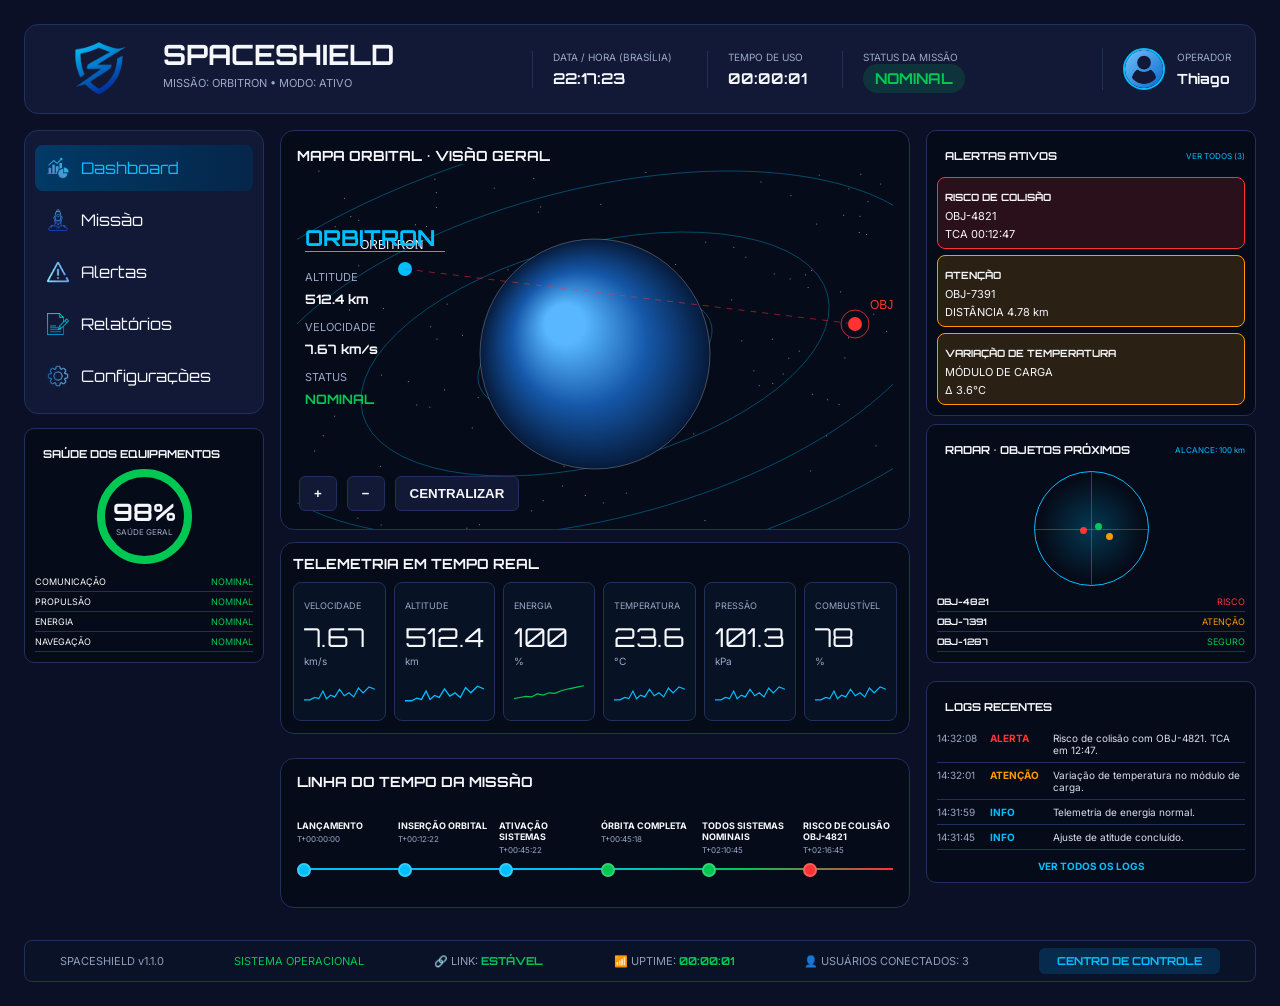
<file: index.html>
<!DOCTYPE html>
<html lang="pt-br">
<head>
    <meta charset="UTF-8">
    <meta name="viewport" content="width=device-width, initial-scale=1.0">
    <link rel="stylesheet" href="css/style-index.css">
    <title>Spaceshield</title>
</head>
<body>
    <header>
        <div class="header-logo">
        <img src="assets/images/logo-spaceshield.png" alt="logo spaceshield" class="foto-logo-spaceshield">
        <div>
            <h1>SPACESHIELD</h1>
            <p>MISSÃO: ORBITRON • MODO: ATIVO</p>
        </div>
    </div>

    <div class="header-info">
        <div class="info-box">
            <span>DATA / HORA (BRASÍLIA)</span>
            <strong id="hora-brasilia">--:--:--</strong>
        </div>

        <div class="info-box">
            <span>TEMPO DE USO</span>
            <strong id="cronometro">00:00:00</strong>
        </div>

        <div class="info-box">
            <span>STATUS DA MISSÃO</span>
            <strong class="status">NOMINAL</strong>
        </div>
    </div>

    <div class="usuario">
        <img src="assets/images/user.png" alt="foto do usuário">
        <div>
            <span>OPERADOR</span>
            <strong>Thiago</strong>
        </div>
    </div>
    </header>
    <main>
        <div class="coluna-esquerda">
        <section class="menu-spaceshield">
            <nav>
                <ul class="menu">
                    <li class="ativo">
                        <a href="index.html">
                        <img src="assets/images/dashboard.png" alt="icone dashboard"> Dashboard</a>
                    </li>
                    <li>
                        <a href="pages/missao.html"> 
                        <img src="assets/images/missão.png" alt="icone missão"> Missão</a>
                    </li>

                    <li>
                        <a href="pages/alertas.html">
                        <img src="assets/images/alerta.png" alt="icone alerta"> Alertas</a>
                    </li>

                    <li>
                        <a href="pages/relatorios.html"> 
                        <img src="assets/images/report.png" alt="icone relatorio"> Relatórios</a>
                    </li>

                    <li>
                        <a href="pages/config.html">
                        <img src="assets/images/config.png" alt="icone config"> Configurações</a>
                    </li>
                </ul>
            </nav>
        </section>
        
            <section class="card-painel saude-sidebar">
                <h2>SAÚDE DOS EQUIPAMENTOS</h2>

                <div class="saude-geral">
                    <strong>98%</strong>
                    <span>SAÚDE GERAL</span>
                </div>

                <div class="sistema">
                    <p>COMUNICAÇÃO <span>NOMINAL</span></p>
                    <p>PROPULSÃO <span>NOMINAL</span></p>
                    <p>ENERGIA <span>NOMINAL</span></p>
                    <p>NAVEGAÇÃO <span>NOMINAL</span></p>
                </div>
            </section>
                </div>
            
            <div class="conteudo-central">
        <section class="mapa-orbital">
            <div class="mapa-topo">
                <h2>MAPA ORBITAL • VISÃO GERAL</h2>
            </div>

            <div class="mapa-conteudo">
                <div class="dados-satelite">
                    <h3>ORBITRON</h3>

                    <p>ALTITUDE</p>
                    <strong>512.4 km</strong>

                    <p>VELOCIDADE</p>
                    <strong>7.67 km/s</strong>

                    <p>STATUS</p>
                    <strong class="status-satelite">NOMINAL</strong>
                </div>

                <canvas id="orbitalCanvas"></canvas>
            </div>

            <div class="mapa-controles">
                <button id="zoomIn">+</button>
                <button id="zoomOut">−</button>
                <button id="centralizarMapa">CENTRALIZAR</button>
            </div>
        </section>
        <section class="telemetria">
        <h2>TELEMETRIA EM TEMPO REAL</h2>

        <div class="telemetria-grid">

            <div class="telemetria-card">
                <span>VELOCIDADE</span>
                <strong>7.67</strong>
                <p>km/s</p>
                <div class="grafico"></div>
            </div>

            <div class="telemetria-card">
                <span>ALTITUDE</span>
                <strong>512.4</strong>
                <p>km</p>
                <div class="grafico"></div>
            </div>

            <div class="telemetria-card">
                <span>ENERGIA</span>
                <strong>100</strong>
                <p>%</p>
                <div class="grafico grafico-verde"></div>
            </div>

            <div class="telemetria-card">
                <span>TEMPERATURA</span>
                <strong>23.6</strong>
                <p>°C</p>
                <div class="grafico"></div>
            </div>

            <div class="telemetria-card">
                <span>PRESSÃO</span>
                <strong>101.3</strong>
                <p>kPa</p>
                <div class="grafico"></div>
            </div>

            <div class="telemetria-card">
                <span>COMBUSTÍVEL</span>
                <strong>78</strong>
                <p>%</p>
                <div class="grafico"></div>
            </div>

                </div>
            </section>
            <section class="timeline-missao">

    <h2>LINHA DO TEMPO DA MISSÃO</h2>

    <div class="timeline">

        <div class="evento">
            <span>LANÇAMENTO</span>
            <small>T+00:00:00</small>
            <div class="ponto azul"></div>
        </div>

        <div class="evento">
            <span>INSERÇÃO ORBITAL</span>
            <small>T+00:12:22</small>
            <div class="ponto azul"></div>
        </div>

        <div class="evento">
            <span>ATIVAÇÃO SISTEMAS</span>
            <small>T+00:45:22</small>
            <div class="ponto azul"></div>
        </div>

        <div class="evento">
            <span>ÓRBITA COMPLETA</span>
            <small>T+00:45:18</small>
            <div class="ponto verde"></div>
        </div>

        <div class="evento">
            <span>TODOS SISTEMAS NOMINAIS</span>
            <small>T+02:10:45</small>
            <div class="ponto verde"></div>
        </div>

        <div class="evento">
            <span class="evento-risco">
                RISCO DE COLISÃO OBJ-4821
            </span>

            <small class="evento-risco">
                T+02:16:45
            </small>

            <div class="ponto vermelho"></div>
        </div>

    </div>

</section>
            </div>

        <aside class="painel-direito">

            <section class="card-painel">
                <div class="card-topo">
                    <h2>ALERTAS ATIVOS</h2>
                    <span>VER TODOS (3)</span>
                </div>

                <div class="alerta-card risco">
                    <strong>RISCO DE COLISÃO</strong>
                    <p>OBJ-4821</p>
                    <span>TCA 00:12:47</span>
                </div>

                <div class="alerta-card atencao">
                    <strong>ATENÇÃO</strong>
                    <p>OBJ-7391</p>
                    <span>DISTÂNCIA 4.78 km</span>
                </div>

                <div class="alerta-card temperatura">
                    <strong>VARIAÇÃO DE TEMPERATURA</strong>
                    <p>MÓDULO DE CARGA</p>
                    <span>Δ 3.6°C</span>
                </div>
            </section>

            <section class="card-painel">
                <div class="card-topo">
                    <h2>RADAR • OBJETOS PRÓXIMOS</h2>
                    <span>ALCANCE: 100 km</span>
                </div>

                <div class="radar">
                    <div class="ponto-radar ponto-risco"></div>
                    <div class="ponto-radar ponto-atencao"></div>
                    <div class="ponto-radar ponto-seguro"></div>
                </div>

                <div class="lista-radar">
                    <p><strong>OBJ-4821</strong> <span class="risco-texto">RISCO</span></p>
                    <p><strong>OBJ-7391</strong> <span class="atencao-texto">ATENÇÃO</span></p>
                    <p><strong>OBJ-1287</strong> <span class="seguro-texto">SEGURO</span></p>
                </div>
            </section>
            <section class="card-painel logs-recentes">

            <h2>LOGS RECENTES</h2>

            <div class="log-item">
                <span class="hora">14:32:08</span>
                <span class="alerta-log">ALERTA</span>
                <span class="mensagem">
                    Risco de colisão com OBJ-4821. TCA em 12:47.
                </span>
            </div>

            <div class="log-item">
                <span class="hora">14:32:01</span>
                <span class="atencao-log">ATENÇÃO</span>
                <span class="mensagem">
                    Variação de temperatura no módulo de carga.
                </span>
            </div>

            <div class="log-item">
                <span class="hora">14:31:59</span>
                <span class="info-log">INFO</span>
                <span class="mensagem">
                    Telemetria de energia normal.
                </span>
            </div>

            <div class="log-item">
                <span class="hora">14:31:45</span>
                <span class="info-log">INFO</span>
                <span class="mensagem">
                    Ajuste de atitude concluído.
                </span>
            </div>

            <a href="#" class="ver-logs">VER TODOS OS LOGS</a>

            </section>
        </aside>
    </main>
<footer class="footer-spaceshield">

    <span>SPACESHIELD v1.1.0</span>

    <span class="footer-status">
        SISTEMA OPERACIONAL
    </span>

    <span>
        🔗 LINK:
        <strong>ESTÁVEL</strong>
    </span>

    <span>
    📶 UPTIME:
    <strong id="uptime">00:00:00</strong>
    </span>

    <span>
        👤 USUÁRIOS CONECTADOS: 3
    </span>

    <button class="footer-btn">
        CENTRO DE CONTROLE
    </button>

</footer>
<script src="javascript/script-index.js"></script>
</body>
</html>
</file>
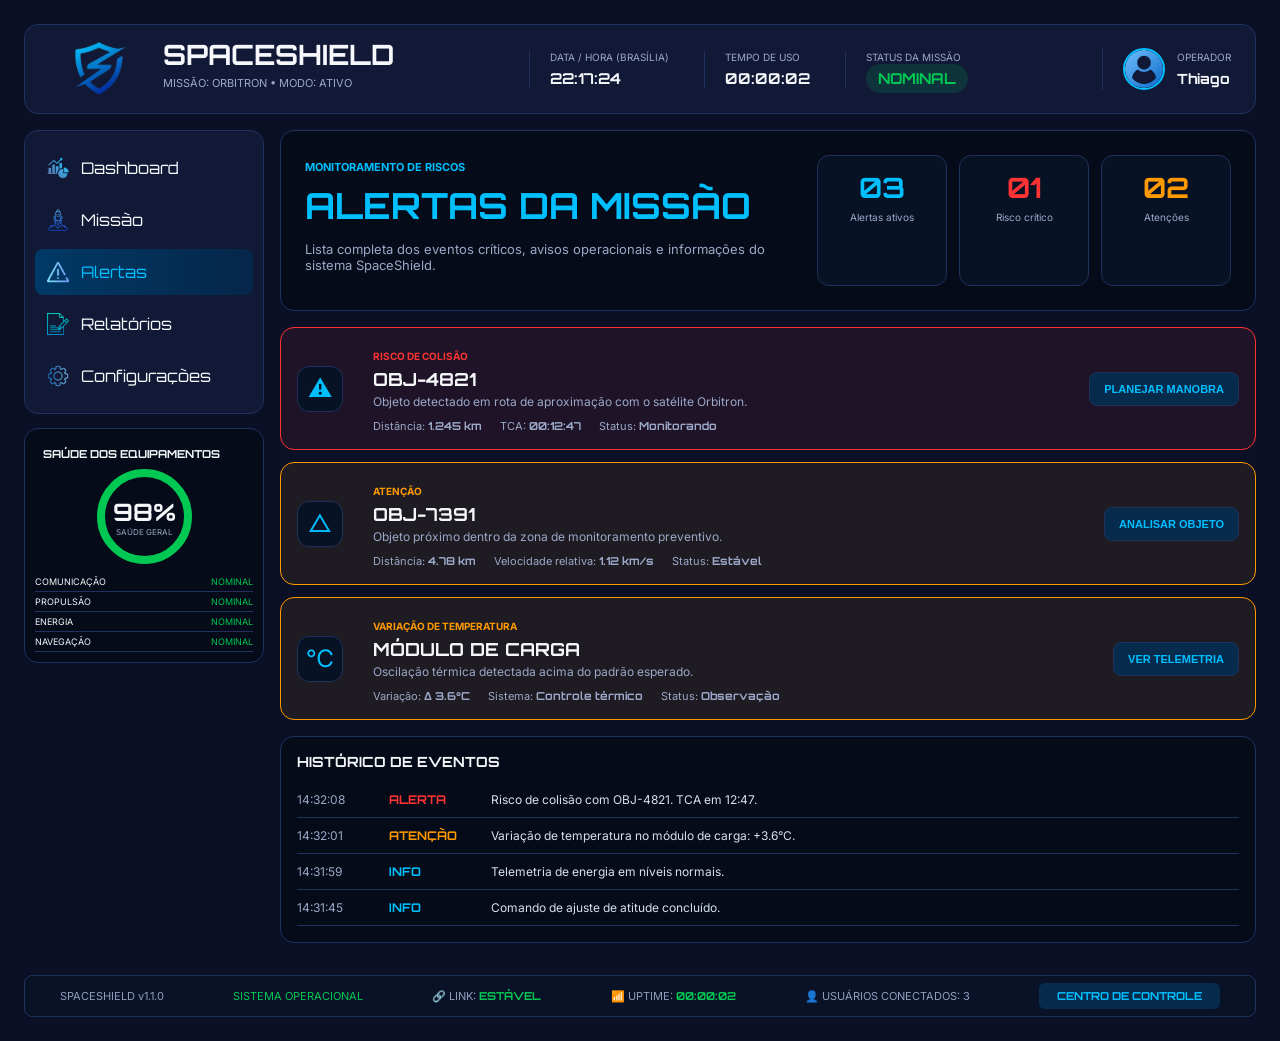
<file: pages/alertas.html>
<!DOCTYPE html>
<html lang="pt-br">
<head>
    <meta charset="UTF-8">
    <meta name="viewport" content="width=device-width, initial-scale=1.0">
    <link rel="stylesheet" href="../css/style-alertas.css">
    <title>SpaceShield | Alertas</title>
</head>
<body>

<header>
    <div class="header-logo">
        <img src="../assets/images/logo-spaceshield.png" alt="logo spaceshield" class="foto-logo-spaceshield">
        <div>
            <h1>SPACESHIELD</h1>
            <p>MISSÃO: ORBITRON • MODO: ATIVO</p>
        </div>
    </div>

    <div class="header-info">
        <div class="info-box">
            <span>DATA / HORA (BRASÍLIA)</span>
            <strong id="hora-brasilia">--:--:--</strong>
        </div>

        <div class="info-box">
            <span>TEMPO DE USO</span>
            <strong id="cronometro">00:00:00</strong>
        </div>

        <div class="info-box">
            <span>STATUS DA MISSÃO</span>
            <strong class="status">NOMINAL</strong>
        </div>
    </div>

    <div class="usuario">
        <img src="../assets/images/user.png" alt="foto do usuário">
        <div>
            <span>OPERADOR</span>
            <strong>Thiago</strong>
        </div>
    </div>
</header>

<main>
    <div class="coluna-esquerda">
        <section class="menu-spaceshield">
            <nav>
                <ul class="menu">
                    <li>
                        <a href="../index.html">
                            <img src="../assets/images/dashboard.png" alt="icone dashboard"> Dashboard
                        </a>
                    </li>

                    <li>
                        <a href="missao.html">
                            <img src="../assets/images/missão.png" alt="icone missão"> Missão
                        </a>
                    </li>

                    <li class="ativo">
                        <a href="alertas.html">
                            <img src="../assets/images/alerta.png" alt="icone alerta"> Alertas
                        </a>
                    </li>

                    <li>
                        <a href="relatorios.html">
                            <img src="../assets/images/report.png" alt="icone relatorio"> Relatórios
                        </a>
                    </li>

                    <li>
                        <a href="config.html">
                            <img src="../assets/images/config.png" alt="icone config"> Configurações
                        </a>
                    </li>
                </ul>
            </nav>
            </section>
            <section class="card-painel saude-sidebar">
        <h2>SAÚDE DOS EQUIPAMENTOS</h2>

        <div class="saude-geral">
            <strong>98%</strong>
            <span>SAÚDE GERAL</span>
        </div>

        <div class="sistema">
            <p>COMUNICAÇÃO <span>NOMINAL</span></p>
            <p>PROPULSÃO <span>NOMINAL</span></p>
            <p>ENERGIA <span>NOMINAL</span></p>
            <p>NAVEGAÇÃO <span>NOMINAL</span></p>
        </div>
            </section>
    </div>

    <section class="conteudo-alertas">

        <section class="alertas-topo">
            <div>
                <span class="tag-alerta">MONITORAMENTO DE RISCOS</span>
                <h2>ALERTAS DA MISSÃO</h2>
                <p>Lista completa dos eventos críticos, avisos operacionais e informações do sistema SpaceShield.</p>
            </div>

            <div class="resumo-alertas">
                <div>
                    <strong>03</strong>
                    <span>Alertas ativos</span>
                </div>

                <div>
                    <strong class="risco-texto">01</strong>
                    <span>Risco crítico</span>
                </div>

                <div>
                    <strong class="atencao-texto">02</strong>
                    <span>Atenções</span>
                </div>
            </div>
        </section>

        <section class="alertas-grid">

            <article class="alerta-card alerta-risco">
                <div class="alerta-icone">⚠</div>

                <div class="alerta-info">
                    <span class="nivel risco-texto">RISCO DE COLISÃO</span>
                    <h3>OBJ-4821</h3>
                    <p>Objeto detectado em rota de aproximação com o satélite Orbitron.</p>

                    <div class="alerta-dados">
                        <span>Distância: <strong>1.245 km</strong></span>
                        <span>TCA: <strong>00:12:47</strong></span>
                        <span>Status: <strong>Monitorando</strong></span>
                    </div>
                </div>

                <button id="btn-planejar-manobra">PLANEJAR MANOBRA</button>
            </article>

            <article class="alerta-card alerta-atencao">
                <div class="alerta-icone">△</div>

                <div class="alerta-info">
                    <span class="nivel atencao-texto">ATENÇÃO</span>
                    <h3>OBJ-7391</h3>
                    <p>Objeto próximo dentro da zona de monitoramento preventivo.</p>

                    <div class="alerta-dados">
                        <span>Distância: <strong>4.78 km</strong></span>
                        <span>Velocidade relativa: <strong>1.12 km/s</strong></span>
                        <span>Status: <strong>Estável</strong></span>
                    </div>
                </div>

                <button>ANALISAR OBJETO</button>
            </article>

            <article class="alerta-card alerta-atencao">
                <div class="alerta-icone">℃</div>

                <div class="alerta-info">
                    <span class="nivel atencao-texto">VARIAÇÃO DE TEMPERATURA</span>
                    <h3>MÓDULO DE CARGA</h3>
                    <p>Oscilação térmica detectada acima do padrão esperado.</p>

                    <div class="alerta-dados">
                        <span>Variação: <strong>Δ 3.6°C</strong></span>
                        <span>Sistema: <strong>Controle térmico</strong></span>
                        <span>Status: <strong>Observação</strong></span>
                    </div>
                </div>

                <button>VER TELEMETRIA</button>
            </article>

        </section>

        <section class="historico-alertas">
            <h2>HISTÓRICO DE EVENTOS</h2>

            <div class="linha-historico">
                <span>14:32:08</span>
                <strong class="risco-texto">ALERTA</strong>
                <p>Risco de colisão com OBJ-4821. TCA em 12:47.</p>
            </div>

            <div class="linha-historico">
                <span>14:32:01</span>
                <strong class="atencao-texto">ATENÇÃO</strong>
                <p>Variação de temperatura no módulo de carga: +3.6°C.</p>
            </div>

            <div class="linha-historico">
                <span>14:31:59</span>
                <strong class="info-texto">INFO</strong>
                <p>Telemetria de energia em níveis normais.</p>
            </div>

            <div class="linha-historico">
                <span>14:31:45</span>
                <strong class="info-texto">INFO</strong>
                <p>Comando de ajuste de atitude concluído.</p>
            </div>
        </section>

    </section>
</main>

<footer class="footer-spaceshield">
    <span>SPACESHIELD v1.1.0</span>

    <span class="footer-status">SISTEMA OPERACIONAL</span>

    <span>
        🔗 LINK:
        <strong>ESTÁVEL</strong>
    </span>

    <span>
        📶 UPTIME:
        <strong id="uptime">00:00:00</strong>
    </span>

    <span>👤 USUÁRIOS CONECTADOS: 3</span>

    <button class="footer-btn">CENTRO DE CONTROLE</button>
</footer>

<script src="../javascript/script-index.js"></script>
</body>
</html>
</file>
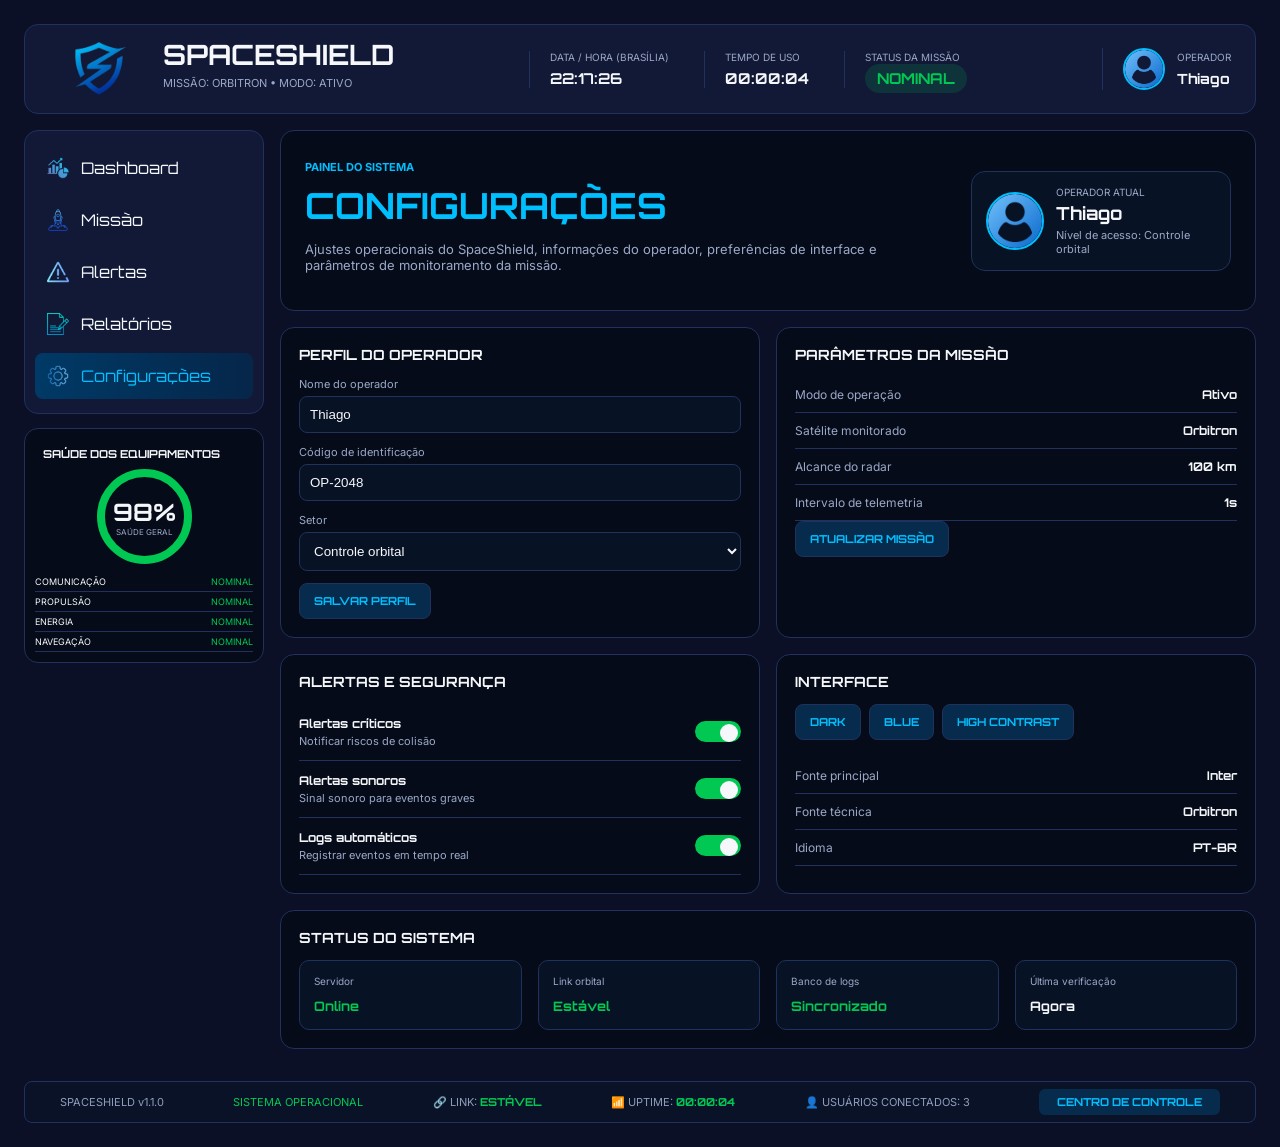
<file: pages/config.html>
<!DOCTYPE html>
<html lang="pt-br">
<head>
    <meta charset="UTF-8">
    <meta name="viewport" content="width=device-width, initial-scale=1.0">
    <link rel="stylesheet" href="../css/style-config.css">
    <title>SpaceShield | Configurações</title>
</head>
<body>

<header>
    <div class="header-logo">
        <img src="../assets/images/logo-spaceshield.png" alt="logo spaceshield" class="foto-logo-spaceshield">
        <div>
            <h1>SPACESHIELD</h1>
            <p>MISSÃO: ORBITRON • MODO: ATIVO</p>
        </div>
    </div>

    <div class="header-info">
        <div class="info-box">
            <span>DATA / HORA (BRASÍLIA)</span>
            <strong id="hora-brasilia">--:--:--</strong>
        </div>

        <div class="info-box">
            <span>TEMPO DE USO</span>
            <strong id="cronometro">00:00:00</strong>
        </div>

        <div class="info-box">
            <span>STATUS DA MISSÃO</span>
            <strong class="status">NOMINAL</strong>
        </div>
    </div>

    <div class="usuario">
        <img src="../assets/images/user.png" alt="foto do usuário">
        <div>
            <span>OPERADOR</span>
            <strong>Thiago</strong>
        </div>
    </div>
</header>

<main>
    <div class="coluna-esquerda">
        <section class="menu-spaceshield">
            <nav>
                <ul class="menu">
                    <li>
                        <a href="../index.html">
                            <img src="../assets/images/dashboard.png" alt="icone dashboard"> Dashboard
                        </a>
                    </li>

                    <li>
                        <a href="missao.html">
                            <img src="../assets/images/missão.png" alt="icone missão"> Missão
                        </a>
                    </li>

                    <li>
                        <a href="alertas.html">
                            <img src="../assets/images/alerta.png" alt="icone alerta"> Alertas
                        </a>
                    </li>

                    <li>
                        <a href="relatorios.html">
                            <img src="../assets/images/report.png" alt="icone relatorio"> Relatórios
                        </a>
                    </li>

                    <li class="ativo">
                        <a href="config.html">
                            <img src="../assets/images/config.png" alt="icone config"> Configurações
                        </a>
                    </li>
                </ul>
            </nav>
        </section>

        <section class="card-painel saude-sidebar">
            <h2>SAÚDE DOS EQUIPAMENTOS</h2>

            <div class="saude-geral">
                <strong>98%</strong>
                <span>SAÚDE GERAL</span>
            </div>

            <div class="sistema">
                <p>COMUNICAÇÃO <span>NOMINAL</span></p>
                <p>PROPULSÃO <span>NOMINAL</span></p>
                <p>ENERGIA <span>NOMINAL</span></p>
                <p>NAVEGAÇÃO <span>NOMINAL</span></p>
            </div>
        </section>
    </div>

    <section class="conteudo-config">

        <section class="config-topo">
            <div>
                <span class="tag-config">PAINEL DO SISTEMA</span>
                <h2>CONFIGURAÇÕES</h2>
                <p>
                    Ajustes operacionais do SpaceShield, informações do operador,
                    preferências de interface e parâmetros de monitoramento da missão.
                </p>
            </div>

            <div class="perfil-operador">
                <img src="../assets/images/user.png" alt="foto do operador">
                <div>
                    <span>OPERADOR ATUAL</span>
                    <strong>Thiago</strong>
                    <p>Nível de acesso: Controle orbital</p>
                </div>
            </div>
        </section>

        <section class="config-grid">

            <article class="config-card">
                <h3>PERFIL DO OPERADOR</h3>

                <label>Nome do operador</label>
                <input type="text" value="Thiago">

                <label>Código de identificação</label>
                <input type="text" value="OP-2048">

                <label>Setor</label>
                <select>
                    <option>Controle orbital</option>
                    <option>Telemetria</option>
                    <option>Segurança da missão</option>
                </select>

                <button>SALVAR PERFIL</button>
            </article>

            <article class="config-card">
                <h3>PARÂMETROS DA MISSÃO</h3>

                <div class="config-linha">
                    <span>Modo de operação</span>
                    <strong>Ativo</strong>
                </div>

                <div class="config-linha">
                    <span>Satélite monitorado</span>
                    <strong>Orbitron</strong>
                </div>

                <div class="config-linha">
                    <span>Alcance do radar</span>
                    <strong>100 km</strong>
                </div>

                <div class="config-linha">
                    <span>Intervalo de telemetria</span>
                    <strong>1s</strong>
                </div>

                <button>ATUALIZAR MISSÃO</button>
            </article>

            <article class="config-card">
                <h3>ALERTAS E SEGURANÇA</h3>

                <div class="toggle-linha">
                    <div>
                        <strong>Alertas críticos</strong>
                        <span>Notificar riscos de colisão</span>
                    </div>
                    <label class="switch">
                        <input type="checkbox" checked>
                        <span class="slider"></span>
                    </label>
                </div>

                <div class="toggle-linha">
                    <div>
                        <strong>Alertas sonoros</strong>
                        <span>Sinal sonoro para eventos graves</span>
                    </div>
                    <label class="switch">
                        <input type="checkbox" checked>
                        <span class="slider"></span>
                    </label>
                </div>

                <div class="toggle-linha">
                    <div>
                        <strong>Logs automáticos</strong>
                        <span>Registrar eventos em tempo real</span>
                    </div>
                    <label class="switch">
                        <input type="checkbox" checked>
                        <span class="slider"></span>
                    </label>
                </div>
            </article>

            <article class="config-card">
                <h3>INTERFACE</h3>

                <div class="tema-opcoes">
                    <button class="tema ativo-tema">DARK</button>
                    <button class="tema">BLUE</button>
                    <button class="tema">HIGH CONTRAST</button>
                </div>

                <div class="config-linha">
                    <span>Fonte principal</span>
                    <strong>Inter</strong>
                </div>

                <div class="config-linha">
                    <span>Fonte técnica</span>
                    <strong>Orbitron</strong>
                </div>

                <div class="config-linha">
                    <span>Idioma</span>
                    <strong>PT-BR</strong>
                </div>
            </article>

        </section>

        <section class="sistema-config">
            <h2>STATUS DO SISTEMA</h2>

            <div class="status-grid">
                <div>
                    <span>Servidor</span>
                    <strong class="seguro-texto">Online</strong>
                </div>

                <div>
                    <span>Link orbital</span>
                    <strong class="seguro-texto">Estável</strong>
                </div>

                <div>
                    <span>Banco de logs</span>
                    <strong class="seguro-texto">Sincronizado</strong>
                </div>

                <div>
                    <span>Última verificação</span>
                    <strong>Agora</strong>
                </div>
            </div>
        </section>

    </section>
</main>

<footer class="footer-spaceshield">
    <span>SPACESHIELD v1.1.0</span>

    <span class="footer-status">SISTEMA OPERACIONAL</span>

    <span>
        🔗 LINK:
        <strong>ESTÁVEL</strong>
    </span>

    <span>
        📶 UPTIME:
        <strong id="uptime">00:00:00</strong>
    </span>

    <span>👤 USUÁRIOS CONECTADOS: 3</span>

    <button class="footer-btn">CENTRO DE CONTROLE</button>
</footer>

<script src="../javascript/script-index.js"></script>
</body>
</html>
</file>
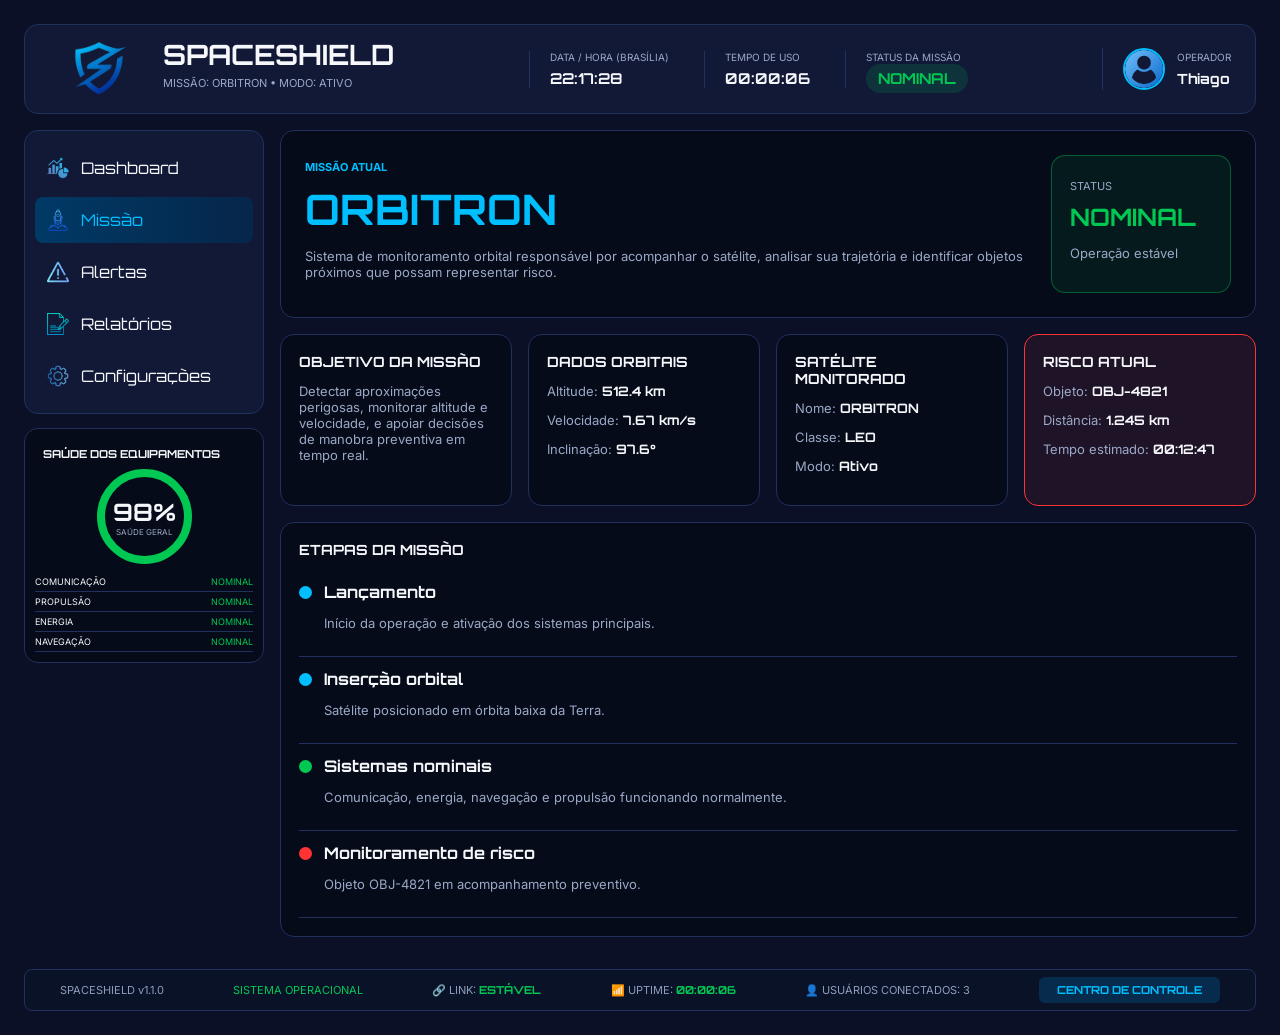
<file: pages/missao.html>
<!DOCTYPE html>
<html lang="pt-br">
<head>
    <meta charset="UTF-8">
    <meta name="viewport" content="width=device-width, initial-scale=1.0">
    <link rel="stylesheet" href="../css/style-missao.css">
    <title>SpaceShield | Missão</title>
</head>
<body>

<header>
    <div class="header-logo">
        <img src="../assets/images/logo-spaceshield.png" alt="logo spaceshield" class="foto-logo-spaceshield">
        <div>
            <h1>SPACESHIELD</h1>
            <p>MISSÃO: ORBITRON • MODO: ATIVO</p>
        </div>
    </div>

    <div class="header-info">
        <div class="info-box">
            <span>DATA / HORA (BRASÍLIA)</span>
            <strong id="hora-brasilia">--:--:--</strong>
        </div>

        <div class="info-box">
            <span>TEMPO DE USO</span>
            <strong id="cronometro">00:00:00</strong>
        </div>

        <div class="info-box">
            <span>STATUS DA MISSÃO</span>
            <strong class="status">NOMINAL</strong>
        </div>
    </div>

    <div class="usuario">
        <img src="../assets/images/user.png" alt="foto do usuário">
        <div>
            <span>OPERADOR</span>
            <strong>Thiago</strong>
        </div>
    </div>
</header>

<main>
    <div class="coluna-esquerda">
        <section class="menu-spaceshield">
            <nav>
                <ul class="menu">
                    <li>
                        <a href="../index.html">
                            <img src="../assets/images/dashboard.png" alt="icone dashboard"> Dashboard
                        </a>
                    </li>

                    <li class="ativo">
                        <a href="missao.html">
                            <img src="../assets/images/missão.png" alt="icone missão"> Missão
                        </a>
                    </li>

                    <li>
                        <a href="alertas.html">
                            <img src="../assets/images/alerta.png" alt="icone alerta"> Alertas
                        </a>
                    </li>

                    <li>
                        <a href="relatorios.html">
                            <img src="../assets/images/report.png" alt="icone relatorio"> Relatórios
                        </a>
                    </li>

                    <li>
                        <a href="config.html">
                            <img src="../assets/images/config.png" alt="icone config"> Configurações
                        </a>
                    </li>
                </ul>
            </nav>
        </section>
        
        <section class="card-painel saude-sidebar">
            <h2>SAÚDE DOS EQUIPAMENTOS</h2>

            <div class="saude-geral">
                <strong>98%</strong>
                <span>SAÚDE GERAL</span>
            </div>

            <div class="sistema">
                <p>COMUNICAÇÃO <span>NOMINAL</span></p>
                <p>PROPULSÃO <span>NOMINAL</span></p>
                <p>ENERGIA <span>NOMINAL</span></p>
                <p>NAVEGAÇÃO <span>NOMINAL</span></p>
            </div>
        </section>
    </div>

    <section class="conteudo-missao">

        <section class="missao-hero">
            <div>
                <span class="tag-missao">MISSÃO ATUAL</span>
                <h2>ORBITRON</h2>
                <p>
                    Sistema de monitoramento orbital responsável por acompanhar o satélite,
                    analisar sua trajetória e identificar objetos próximos que possam representar risco.
                </p>
            </div>

            <div class="missao-status-card">
                <span>STATUS</span>
                <strong>NOMINAL</strong>
                <p>Operação estável</p>
            </div>
        </section>

        <section class="missao-grid">

            <div class="missao-card">
                <h3>OBJETIVO DA MISSÃO</h3>
                <p>
                    Detectar aproximações perigosas, monitorar altitude e velocidade,
                    e apoiar decisões de manobra preventiva em tempo real.
                </p>
            </div>

            <div class="missao-card">
                <h3>DADOS ORBITAIS</h3>
                <p>Altitude: <strong>512.4 km</strong></p>
                <p>Velocidade: <strong>7.67 km/s</strong></p>
                <p>Inclinação: <strong>97.6°</strong></p>
            </div>

            <div class="missao-card">
                <h3>SATÉLITE MONITORADO</h3>
                <p>Nome: <strong>ORBITRON</strong></p>
                <p>Classe: <strong>LEO</strong></p>
                <p>Modo: <strong>Ativo</strong></p>
            </div>

            <div class="missao-card alerta-missao">
                <h3>RISCO ATUAL</h3>
                <p>Objeto: <strong>OBJ-4821</strong></p>
                <p>Distância: <strong>1.245 km</strong></p>
                <p>Tempo estimado: <strong>00:12:47</strong></p>
            </div>

        </section>

        <section class="timeline-detalhada">
            <h2>ETAPAS DA MISSÃO</h2>

            <div class="etapa">
                <span class="bolinha azul"></span>
                <div>
                    <strong>Lançamento</strong>
                    <p>Início da operação e ativação dos sistemas principais.</p>
                </div>
            </div>

            <div class="etapa">
                <span class="bolinha azul"></span>
                <div>
                    <strong>Inserção orbital</strong>
                    <p>Satélite posicionado em órbita baixa da Terra.</p>
                </div>
            </div>

            <div class="etapa">
                <span class="bolinha verde"></span>
                <div>
                    <strong>Sistemas nominais</strong>
                    <p>Comunicação, energia, navegação e propulsão funcionando normalmente.</p>
                </div>
            </div>

            <div class="etapa">
                <span class="bolinha vermelho"></span>
                <div>
                    <strong>Monitoramento de risco</strong>
                    <p>Objeto OBJ-4821 em acompanhamento preventivo.</p>
                </div>
            </div>
        </section>

    </section>
</main>

<footer class="footer-spaceshield">
    <span>SPACESHIELD v1.1.0</span>

    <span class="footer-status">
        SISTEMA OPERACIONAL
    </span>

    <span>
        🔗 LINK:
        <strong>ESTÁVEL</strong>
    </span>

    <span>
        📶 UPTIME:
        <strong id="uptime">00:00:00</strong>
    </span>

    <span>
        👤 USUÁRIOS CONECTADOS: 3
    </span>

    <button class="footer-btn">
        CENTRO DE CONTROLE
    </button>
</footer>

<script src="../javascript/script-index.js"></script>
</body>
</html>
</file>
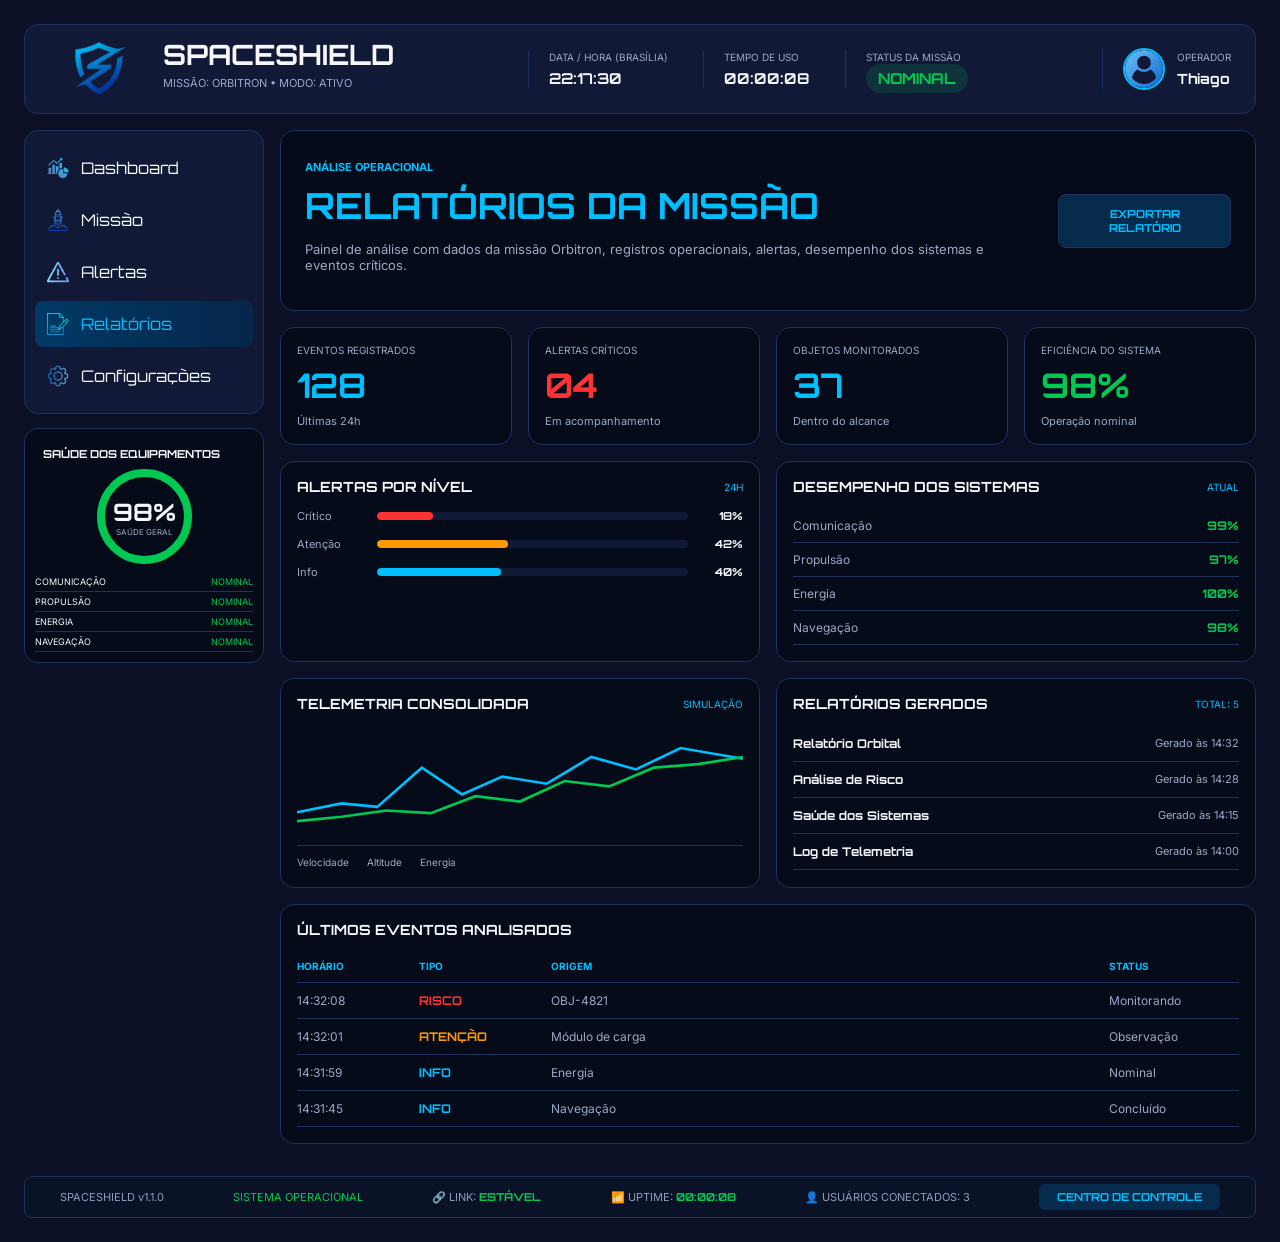
<file: pages/relatorios.html>
<!DOCTYPE html>
<html lang="pt-br">
<head>
    <meta charset="UTF-8">
    <meta name="viewport" content="width=device-width, initial-scale=1.0">
    <link rel="stylesheet" href="../css/style-relatorios.css">
    <title>SpaceShield | Relatórios</title>
</head>
<body>

<header>
    <div class="header-logo">
        <img src="../assets/images/logo-spaceshield.png" alt="logo spaceshield" class="foto-logo-spaceshield">
        <div>
            <h1>SPACESHIELD</h1>
            <p>MISSÃO: ORBITRON • MODO: ATIVO</p>
        </div>
    </div>

    <div class="header-info">
        <div class="info-box">
            <span>DATA / HORA (BRASÍLIA)</span>
            <strong id="hora-brasilia">--:--:--</strong>
        </div>

        <div class="info-box">
            <span>TEMPO DE USO</span>
            <strong id="cronometro">00:00:00</strong>
        </div>

        <div class="info-box">
            <span>STATUS DA MISSÃO</span>
            <strong class="status">NOMINAL</strong>
        </div>
    </div>

    <div class="usuario">
        <img src="../assets/images/user.png" alt="foto do usuário">
        <div>
            <span>OPERADOR</span>
            <strong>Thiago</strong>
        </div>
    </div>
</header>

<main>
    <div class="coluna-esquerda">
        <section class="menu-spaceshield">
            <nav>
                <ul class="menu">
                    <li>
                        <a href="../index.html">
                            <img src="../assets/images/dashboard.png" alt="icone dashboard"> Dashboard
                        </a>
                    </li>

                    <li>
                        <a href="missao.html">
                            <img src="../assets/images/missão.png" alt="icone missão"> Missão
                        </a>
                    </li>

                    <li>
                        <a href="alertas.html">
                            <img src="../assets/images/alerta.png" alt="icone alerta"> Alertas
                        </a>
                    </li>

                    <li class="ativo">
                        <a href="relatorios.html">
                            <img src="../assets/images/report.png" alt="icone relatorio"> Relatórios
                        </a>
                    </li>

                    <li>
                        <a href="config.html">
                            <img src="../assets/images/config.png" alt="icone config"> Configurações
                        </a>
                    </li>
                </ul>
            </nav>
        </section>

        <section class="card-painel saude-sidebar">
            <h2>SAÚDE DOS EQUIPAMENTOS</h2>

            <div class="saude-geral">
                <strong>98%</strong>
                <span>SAÚDE GERAL</span>
            </div>

            <div class="sistema">
                <p>COMUNICAÇÃO <span>NOMINAL</span></p>
                <p>PROPULSÃO <span>NOMINAL</span></p>
                <p>ENERGIA <span>NOMINAL</span></p>
                <p>NAVEGAÇÃO <span>NOMINAL</span></p>
            </div>
        </section>
    </div>

    <section class="conteudo-relatorios">

        <section class="relatorios-topo">
            <div>
                <span class="tag-relatorio">ANÁLISE OPERACIONAL</span>
                <h2>RELATÓRIOS DA MISSÃO</h2>
                <p>
                    Painel de análise com dados da missão Orbitron, registros operacionais,
                    alertas, desempenho dos sistemas e eventos críticos.
                </p>
            </div>

            <button class="btn-exportar">EXPORTAR RELATÓRIO</button>
        </section>

        <section class="resumo-relatorios">
            <div class="resumo-card">
                <span>EVENTOS REGISTRADOS</span>
                <strong>128</strong>
                <p>Últimas 24h</p>
            </div>

            <div class="resumo-card">
                <span>ALERTAS CRÍTICOS</span>
                <strong class="risco-texto">04</strong>
                <p>Em acompanhamento</p>
            </div>

            <div class="resumo-card">
                <span>OBJETOS MONITORADOS</span>
                <strong>37</strong>
                <p>Dentro do alcance</p>
            </div>

            <div class="resumo-card">
                <span>EFICIÊNCIA DO SISTEMA</span>
                <strong class="seguro-texto">98%</strong>
                <p>Operação nominal</p>
            </div>
        </section>

        <section class="relatorios-grid">

            <article class="grafico-card">
                <div class="card-topo">
                    <h3>ALERTAS POR NÍVEL</h3>
                    <span>24H</span>
                </div>

                <div class="barras">
                    <div class="barra-item">
                        <span>Crítico</span>
                        <div class="barra-fundo">
                            <div class="barra barra-risco"></div>
                        </div>
                        <strong>18%</strong>
                    </div>

                    <div class="barra-item">
                        <span>Atenção</span>
                        <div class="barra-fundo">
                            <div class="barra barra-atencao"></div>
                        </div>
                        <strong>42%</strong>
                    </div>

                    <div class="barra-item">
                        <span>Info</span>
                        <div class="barra-fundo">
                            <div class="barra barra-info"></div>
                        </div>
                        <strong>40%</strong>
                    </div>
                </div>
            </article>

            <article class="grafico-card">
                <div class="card-topo">
                    <h3>DESEMPENHO DOS SISTEMAS</h3>
                    <span>ATUAL</span>
                </div>

                <div class="sistemas-relatorio">
                    <p>Comunicação <strong>99%</strong></p>
                    <p>Propulsão <strong>97%</strong></p>
                    <p>Energia <strong>100%</strong></p>
                    <p>Navegação <strong>98%</strong></p>
                </div>
            </article>

            <article class="grafico-card grafico-linha-card">
                <div class="card-topo">
                    <h3>TELEMETRIA CONSOLIDADA</h3>
                    <span>SIMULAÇÃO</span>
                </div>

                <div class="linha-grafico"></div>

                <div class="legenda-grafico">
                    <span>Velocidade</span>
                    <span>Altitude</span>
                    <span>Energia</span>
                </div>
            </article>

            <article class="grafico-card">
                <div class="card-topo">
                    <h3>RELATÓRIOS GERADOS</h3>
                    <span>TOTAL: 5</span>
                </div>

                <div class="lista-relatorios">
                    <div>
                        <strong>Relatório Orbital</strong>
                        <span>Gerado às 14:32</span>
                    </div>

                    <div>
                        <strong>Análise de Risco</strong>
                        <span>Gerado às 14:28</span>
                    </div>

                    <div>
                        <strong>Saúde dos Sistemas</strong>
                        <span>Gerado às 14:15</span>
                    </div>

                    <div>
                        <strong>Log de Telemetria</strong>
                        <span>Gerado às 14:00</span>
                    </div>
                </div>
            </article>

        </section>

        <section class="tabela-eventos">
            <h2>ÚLTIMOS EVENTOS ANALISADOS</h2>

            <div class="linha-evento cabecalho">
                <span>HORÁRIO</span>
                <span>TIPO</span>
                <span>ORIGEM</span>
                <span>STATUS</span>
            </div>

            <div class="linha-evento">
                <span>14:32:08</span>
                <strong class="risco-texto">RISCO</strong>
                <span>OBJ-4821</span>
                <span>Monitorando</span>
            </div>

            <div class="linha-evento">
                <span>14:32:01</span>
                <strong class="atencao-texto">ATENÇÃO</strong>
                <span>Módulo de carga</span>
                <span>Observação</span>
            </div>

            <div class="linha-evento">
                <span>14:31:59</span>
                <strong class="info-texto">INFO</strong>
                <span>Energia</span>
                <span>Nominal</span>
            </div>

            <div class="linha-evento">
                <span>14:31:45</span>
                <strong class="info-texto">INFO</strong>
                <span>Navegação</span>
                <span>Concluído</span>
            </div>
        </section>

    </section>
</main>

<footer class="footer-spaceshield">
    <span>SPACESHIELD v1.1.0</span>

    <span class="footer-status">SISTEMA OPERACIONAL</span>

    <span>
        🔗 LINK:
        <strong>ESTÁVEL</strong>
    </span>

    <span>
        📶 UPTIME:
        <strong id="uptime">00:00:00</strong>
    </span>

    <span>👤 USUÁRIOS CONECTADOS: 3</span>

    <button class="footer-btn">CENTRO DE CONTROLE</button>
</footer>

<script src="../javascript/script-index.js"></script>
</body>
</html>
</file>
<file: css/style-index.css>
@import url('https://fonts.googleapis.com/css2?family=Inter:wght@400;500;600;700;800&family=Orbitron:wght@500;600;700;800&display=swap');

* {
    box-sizing: border-box;
}
body {
    background: #0B1026;
    color: #F5F7FA;
    font-family: 'Inter', sans-serif;

    display: grid;
    grid-template-rows: 90px 1fr;
    min-height: 100vh;

    padding: 16px;
    gap: 16px;
}

/* Header ====================================== */
header {
    justify-content: space-between;
    background: #111936;
    border: 1px solid #1f315c;
    border-radius: 14px;
    display: flex;
    align-items: center;
    gap: 14px;
    padding: 16px 24px;
}
.header-logo {
    display: flex;
    align-items: center;
    gap: 14px;
}
.header-logo p {
    margin-top: 4px;
    font-size: 11px;
    color: #9BA8C7;
}
.header-info {
    display: flex;
    align-items: center;
    gap: 35px;
}
.info-box {
    border-left: 1px solid #1f315c;
    padding-left: 20px;
}
.info-box span,
.usuario span {
    display: block;
    font-size: 10px;
    color: #9BA8C7;
    margin-bottom: 5px;
}
.info-box strong {
    font-size: 15px;
}
.status {
    color: #00C853;
    background: rgba(0, 200, 83, 0.15);
    padding: 5px 12px;
    border-radius: 20px;
}
.usuario {
    display: flex;
    align-items: center;
    gap: 12px;

    border-left: 1px solid #1f315c;
    padding-left: 20px;
}
.header-logo h1 {
    margin: 0;
}
.usuario img {
    width: 42px;
    height: 42px;
    border-radius: 50%;
    object-fit: cover;
    border: 2px solid #00BFFF;
}
.usuario strong {
    font-size: 14px;
}
header h1 {
    font-size: 28px;
}

.foto-logo-spaceshield {
    width: 100px;
    height: 100px;
    object-fit: contain;
}
/*============================================= */

main {
    display: grid;
    grid-template-columns: 240px 1fr 330px;
    gap: 16px;
    align-items: start;
}

.conteudo-central {
    display: flex;
    flex-direction: column;
    gap: 12px;
}

.coluna-esquerda {
    display: flex;
    flex-direction: column;
    gap: 14px;
}

.menu-spaceshield {
    background: #111936;
    border: 1px solid #1f315c;
    border-radius: 14px;
    padding: 14px 10px;
    overflow: hidden;
}

.menu {
    list-style: none;
    padding: 0;
    margin: 0;

    display: flex;
    flex-direction: column;
    gap: 6px;
}

.menu li {
    list-style: none;
}

.menu li a {
    display: flex;
    align-items: center;
    gap: 12px;

    width: 100%;
    height: 46px;

    padding: 0 12px;

    text-decoration: none;
    color: #F5F7FA;

    border-radius: 8px;

    transition: 0.3s;
}

.menu li:hover {
    background: transparent; 
}

.menu li a:hover {
    background: #16264d;
}

.menu li.ativo a {
    background: linear-gradient(90deg, #003a66, #06264a);
    color: #00BFFF;
}

.menu li img {
    width: 22px;
    height: 22px;
    object-fit: contain;
    flex-shrink: 0;
}
/* Mapa-orbital======================== */
.mapa-orbital {
    background: #050b18;
    border: 1px solid #1f315c;
    border-radius: 14px;
    padding: 16px;
    position: relative;
    overflow: hidden;
    height: 400px;
}

.mapa-topo h2 {
    font-size: 14px;
    margin: 0;
}

.mapa-conteudo {
    position: relative;
    height: 380px;
}

#orbitalCanvas {
    width: 100%;
    height: 100%;
    display: block;
    cursor: grab;
}

.dados-satelite {
    position: absolute;
    left: 8px;
    top: 38px;
    z-index: 2;
    width: 140px;
}

.dados-satelite h3 {
    color: #00BFFF;
    font-size: 22px;
    margin-bottom: 18px;
    border-bottom: 1px solid #00BFFF;
}

.dados-satelite p {
    font-size: 11px;
    color: #9BA8C7;
    margin: 12px 0 4px;
}

.dados-satelite strong {
    font-size: 13px;
}

.status-satelite {
    color: #00C853;
}

.mapa-controles {
    display: flex;
    gap: 10px;
    position: absolute;
    left: 18px;
    bottom: 18px;
    z-index: 3;
}

.mapa-controles button {
    background: #111936;
    color: #F5F7FA;
    border: 1px solid #1f315c;
    border-radius: 6px;
    padding: 9px 14px;
    cursor: pointer;
    font-weight: bold;
}

.mapa-controles button:hover {
    background: #16264d;
    color: #00BFFF;
}
/* paineis */
.painel-direito {
    display: flex;
    flex-direction: column;
    gap: 8px;
}

.card-painel {
    background: #050b18;
    border: 1px solid #1f315c;
    border-radius: 10px;
    padding: 10px;
}

.card-painel h2 {
    font-size: 11px;
    margin: 8px;
}

.card-topo {
    display: flex;
    justify-content: space-between;
    align-items: center;
}

.card-topo span {
    color: #00BFFF;
    font-size: 8px;
}

.alerta-card {
    border-radius: 8px;
    padding: 7px;
    margin-top: 6px;
    border: 1px solid;
}

.alerta-card strong {
    font-size: 10px;
}

.alerta-card p,
.alerta-card span {
    display: block;
    font-size: 11px;
    margin: 4px 0 0;
}

.risco {
    background: rgba(255, 50, 50, 0.15);
    border-color: #ff3333;
}

.atencao,
.temperatura {
    background: rgba(255, 153, 0, 0.15);
    border-color: #ff9900;
}

.radar {
    width: 115px;
    height: 115px;
    border: 1px solid #00BFFF;
    border-radius: 50%;
    margin: 6px auto;
    position: relative;
    background: radial-gradient(circle, rgba(0,191,255,0.25), transparent 65%);
}

.radar::before,
.radar::after {
    content: "";
    position: absolute;
    background: rgba(0, 191, 255, 0.4);
}

.radar::before {
    width: 1px;
    height: 100%;
    left: 50%;
}

.radar::after {
    height: 1px;
    width: 100%;
    top: 50%;
}

.ponto-radar {
    width: 7px;
    height: 7px;
    border-radius: 50%;
    position: absolute;
}

.ponto-risco {
    background: #ff3333;
    left: 45px;
    top: 55px;
}

.ponto-atencao {
    background: #ff9900;
    right: 35px;
    bottom: 45px;
}

.ponto-seguro {
    background: #00C853;
    left: 60px;
    bottom: 55px;
}

.lista-radar p,
.sistema p {
    display: flex;
    justify-content: space-between;
    font-size: 9px;
    border-bottom: 1px solid #1f315c;
    padding: 4px 0;
    margin: 0;
}

.risco-texto {
    color: #ff3333;
}

.atencao-texto {
    color: #ff9900;
}

.seguro-texto,
.sistema span {
    color: #00C853;
}

.saude-geral {
    width: 95px;
    height: 95px;
    border: 8px solid #00C853;
    border-radius: 50%;
    margin: 8px auto;
    display: flex;
    flex-direction: column;
    align-items: center;
    justify-content: center;
}

.saude-geral strong {
    font-size: 24px;
}

.saude-geral span {
    font-size: 8px;
    color: #9BA8C7;
}

.telemetria {
    background: #050b18;
    border: 1px solid #1f315c;
    border-radius: 14px;
    padding: 12px;
}

.telemetria h2 {
    font-size: 14px;
    margin: 0 0 10px;
}

.telemetria-grid {
    display: grid;
    grid-template-columns: repeat(6, 1fr);
    gap: 8px;
}

.telemetria-card {
    background: #081225;
    border: 1px solid #1f315c;
    border-radius: 8px;
    padding: 10px;
}

.telemetria-card span {
    font-size: 9px;
    color: #9BA8C7;
}

.telemetria-card strong {
    display: block;
    font-size: 26px;
    margin-top: 8px;
    font-weight: normal;
}

.telemetria-card p {
    font-size: 10px;
    color: #9BA8C7;
    margin: 2px 0 8px;
}

.grafico {
    height: 35px;
    margin-top: 6px;
    background-image: url("data:image/svg+xml,%3Csvg width='120' height='35' viewBox='0 0 120 35' xmlns='http://www.w3.org/2000/svg'%3E%3Cpolyline points='0,30 10,30 18,26 25,28 32,15 38,28 45,22 52,25 60,12 68,23 76,18 84,25 92,10 100,18 110,8 120,12' fill='none' stroke='%2300BFFF' stroke-width='2'/%3E%3C/svg%3E");
    background-repeat: no-repeat;
    background-size: 100% 100%;
}

.grafico-verde {
    background-image: url("data:image/svg+xml,%3Csvg width='120' height='35' viewBox='0 0 120 35' xmlns='http://www.w3.org/2000/svg'%3E%3Cpolyline points='0,28 10,26 20,24 30,25 40,20 50,22 60,18 70,19 80,15 90,12 100,10 110,8 120,6' fill='none' stroke='%2300C853' stroke-width='2'/%3E%3C/svg%3E");

    background-repeat: no-repeat;
    background-size: 100% 100%;
}

/* logs===================== */
.logs-recentes {
    margin-top: 10px;
}

.logs-recentes h2 {
    margin-bottom: 12px;
}

.log-item {
    display: grid;
    grid-template-columns: 45px 55px 1fr;
    gap: 8px;
    padding: 6px 0;
    border-bottom: 1px solid #1f315c;
    font-size: 10px;
}

.hora {
    color: #9BA8C7;
}

.alerta-log {
    color: #ff3333;
    font-weight: bold;
}

.atencao-log {
    color: #ff9900;
    font-weight: bold;
}

.info-log {
    color: #00BFFF;
    font-weight: bold;
}

.mensagem {
    color: #d8e0f0;
}

.ver-logs {
    display: block;
    text-align: center;
    margin-top: 10px;
    text-decoration: none;
    color: #00BFFF;
    font-size: 10px;
    font-weight: bold;
}
/* ========================== */


.timeline-missao {
    background: #050b18;
    border: 1px solid #1f315c;
    border-radius: 14px;
    padding: 14px 16px 28px;
    margin-top: 12px;
    height: 150px;
    overflow: hidden;
}

.timeline-missao h2 {
    font-size: 14px;
    margin: 0 0 20px;
}

.timeline {
    position: relative;
    display: flex;
    justify-content: space-between;
    align-items: flex-start;
    padding-top: 10px;
}

.timeline::before {
    content: "";
    position: absolute;
    left: 0;
    right: 0;
    top: 58px;
    height: 2px;
    background: linear-gradient(
        90deg,
        #00BFFF 0%,
        #00BFFF 45%,
        #00C853 75%,
        #ff3333 100%
    );
}

.evento {
    position: relative;
    width: 90px;
    min-height: 70px;
}

.evento span {
    display: block;
    font-size: 9px;
    font-weight: bold;
    margin-bottom: 3px;
}

.evento small {
    display: block;
    color: #9BA8C7;
    font-size: 8px;
}

.ponto {
    width: 14px;
    height: 14px;

    border-radius: 50%;

    position: absolute;
    left: 0;
    top: 43px;

    z-index: 10;

    border: 2px solid rgba(255,255,255,0.2);
}
.azul {
    background-color: #00BFFF;
    color: #00BFFF;
}

.verde {
    background-color: #00C853;
    color: #00C853;
}

.vermelho {
    background-color: #ff3333;
    color: #ff3333;
}
/* ======================= */
.footer-spaceshield {
    margin-top: 16px;

    height: 42px;

    background: #0a1228;

    border: 1px solid #1f315c;
    border-radius: 8px;

    display: flex;
    align-items: center;
    justify-content: space-around;

    font-size: 11px;
    color: #8f9dbb;
}

.footer-status {
    color: #00C853;
}

.footer-spaceshield strong {
    color: #00C853;
}

.footer-btn {
    background: #072b4d;
    color: #00BFFF;

    border: none;
    border-radius: 6px;

    padding: 6px 18px;

    cursor: pointer;

    font-size: 11px;
    font-weight: bold;
}

.footer-btn:hover {
    background: #0a3d6d;
}

h1,
h2,
h3,
.status,
.footer-btn,
.menu li a {
    font-family: 'Orbitron', sans-serif;
}

strong,
.info-box strong,
.telemetria-card strong,
.saude-geral strong,
#cronometro,
#hora-brasilia,
#uptime {
    font-family: 'Orbitron', sans-serif;
}

/* MOBILE CORRETO - DASHBOARD */
@media (max-width: 768px) {
    body {
        padding: 10px;
        display: block;
        overflow-x: hidden;
    }

    header {
        flex-direction: column;
        align-items: center;
        text-align: center;
        margin-bottom: 14px;
    }

    .header-logo {
        flex-direction: column;
        justify-content: center;
    }

    .header-info {
        flex-direction: column;
        gap: 12px;
        width: 100%;
    }

    .info-box,
    .usuario {
        border-left: none;
        padding-left: 0;
    }

    .usuario {
        justify-content: center;
    }

    main {
        display: flex;
        flex-direction: column;
        gap: 14px;
        width: 100%;
    }

    .coluna-esquerda,
    .conteudo-central,
    .painel-direito {
        width: 100%;
    }

    .mapa-orbital {
        height: 340px;
    }

    .mapa-conteudo {
        height: 300px;
    }

    .telemetria-grid {
        grid-template-columns: 1fr;
    }

    .timeline-missao {
        height: auto;
        overflow-x: auto;
    }

    .timeline {
        min-width: 650px;
    }

    .painel-direito {
        display: flex;
        flex-direction: column;
    }

    .footer-spaceshield {
        height: auto;
        flex-direction: column;
        gap: 8px;
        padding: 12px;
        margin-top: 14px;
    }
}
</file>
<file: css/style-alertas.css>
@import url('https://fonts.googleapis.com/css2?family=Inter:wght@400;500;600;700;800&family=Orbitron:wght@500;600;700;800&display=swap');

* {
    box-sizing: border-box;
}

body {
    background: #0B1026;
    color: #F5F7FA;
    font-family: 'Inter', sans-serif;
    display: grid;
    grid-template-rows: 90px 1fr auto;
    min-height: 100vh;
    padding: 16px;
    gap: 16px;
}

header {
    justify-content: space-between;
    background: #111936;
    border: 1px solid #1f315c;
    border-radius: 14px;
    display: flex;
    align-items: center;
    gap: 14px;
    padding: 16px 24px;
}

.header-logo {
    display: flex;
    align-items: center;
    gap: 14px;
}

.header-logo h1 {
    margin: 0;
    font-size: 28px;
}

.header-logo p {
    margin-top: 4px;
    font-size: 11px;
    color: #9BA8C7;
}

.foto-logo-spaceshield {
    width: 100px;
    height: 100px;
    object-fit: contain;
}

.header-info {
    display: flex;
    align-items: center;
    gap: 35px;
}

.info-box {
    border-left: 1px solid #1f315c;
    padding-left: 20px;
}

.info-box span,
.usuario span {
    display: block;
    font-size: 10px;
    color: #9BA8C7;
    margin-bottom: 5px;
}

.info-box strong {
    font-size: 15px;
}

.status {
    color: #00C853;
    background: rgba(0, 200, 83, 0.15);
    padding: 5px 12px;
    border-radius: 20px;
}

.usuario {
    display: flex;
    align-items: center;
    gap: 12px;
    border-left: 1px solid #1f315c;
    padding-left: 20px;
}

.usuario img {
    width: 42px;
    height: 42px;
    border-radius: 50%;
    object-fit: cover;
    border: 2px solid #00BFFF;
}

.usuario strong {
    font-size: 14px;
}

main {
    display: grid;
    grid-template-columns: 240px 1fr;
    gap: 16px;
    align-items: start;
}

.coluna-esquerda {
    display: flex;
    flex-direction: column;
    gap: 14px;
}

.menu-spaceshield {
    background: #111936;
    border: 1px solid #1f315c;
    border-radius: 14px;
    padding: 14px 10px;
    overflow: hidden;
}

.menu {
    list-style: none;
    padding: 0;
    margin: 0;
    display: flex;
    flex-direction: column;
    gap: 6px;
}

.menu li {
    list-style: none;
}

.menu li a {
    display: flex;
    align-items: center;
    gap: 12px;
    width: 100%;
    height: 46px;
    padding: 0 12px;
    text-decoration: none;
    color: #F5F7FA;
    border-radius: 8px;
    transition: 0.3s;
}

.menu li a:hover {
    background: #16264d;
}

.menu li.ativo a {
    background: linear-gradient(90deg, #003a66, #06264a);
    color: #00BFFF;
}

.menu li img {
    width: 22px;
    height: 22px;
    object-fit: contain;
    flex-shrink: 0;
}
/* ==================== */
.card-painel {
    background: #050b18;
    border: 1px solid #1f315c;
    border-radius: 14px;
    padding: 10px;
}

.card-painel h2 {
    font-size: 11px;
    margin: 8px;
}

.saude-geral {
    width: 95px;
    height: 95px;
    border: 8px solid #00C853;
    border-radius: 50%;
    margin: 8px auto;
    display: flex;
    flex-direction: column;
    align-items: center;
    justify-content: center;
}

.saude-geral strong {
    font-size: 24px;
}

.saude-geral span {
    font-size: 8px;
    color: #9BA8C7;
}

.sistema p {
    display: flex;
    justify-content: space-between;
    font-size: 9px;
    border-bottom: 1px solid #1f315c;
    padding: 4px 0;
    margin: 0;
}

.sistema span {
    color: #00C853;
}
/* =========== */
.conteudo-alertas {
    display: flex;
    flex-direction: column;
    gap: 16px;
}

.alertas-topo,
.alerta-card,
.historico-alertas {
    background: #050b18;
    border: 1px solid #1f315c;
    border-radius: 14px;
}

.alertas-topo {
    padding: 24px;
    display: flex;
    justify-content: space-between;
    gap: 24px;
}

.tag-alerta {
    color: #00BFFF;
    font-size: 11px;
    font-weight: bold;
}

.alertas-topo h2 {
    font-size: 36px;
    margin: 8px 0;
    color: #00BFFF;
}

.alertas-topo p {
    color: #9BA8C7;
    font-size: 13px;
}

.resumo-alertas {
    display: flex;
    gap: 12px;
}

.resumo-alertas div {
    min-width: 130px;
    background: #081225;
    border: 1px solid #1f315c;
    border-radius: 12px;
    padding: 14px;
    text-align: center;
}

.resumo-alertas strong {
    display: block;
    font-size: 28px;
    color: #00BFFF;
}

.resumo-alertas span {
    font-size: 10px;
    color: #9BA8C7;
}

.alertas-grid {
    display: grid;
    grid-template-columns: 1fr;
    gap: 12px;
}

.alerta-card {
    padding: 16px;
    display: grid;
    grid-template-columns: 60px 1fr auto;
    gap: 16px;
    align-items: center;
}

.alerta-risco {
    border-color: #ff3333;
    background: rgba(255, 50, 50, 0.08);
}

.alerta-atencao {
    border-color: #ff9900;
    background: rgba(255, 153, 0, 0.08);
}

.alerta-icone {
    width: 46px;
    height: 46px;
    border-radius: 12px;
    background: #081225;
    border: 1px solid #1f315c;
    display: flex;
    align-items: center;
    justify-content: center;
    color: #00BFFF;
    font-size: 24px;
}

.nivel {
    font-size: 10px;
    font-weight: bold;
}

.alerta-info h3 {
    margin: 4px 0;
    font-size: 18px;
}

.alerta-info p {
    color: #9BA8C7;
    font-size: 12px;
    margin: 0 0 10px;
}

.alerta-dados {
    display: flex;
    gap: 18px;
    flex-wrap: wrap;
}

.alerta-dados span {
    font-size: 11px;
    color: #9BA8C7;
}

.alerta-card button {
    background: #072b4d;
    color: #00BFFF;
    border: 1px solid #1f315c;
    border-radius: 8px;
    padding: 10px 14px;
    cursor: pointer;
    font-weight: bold;
    font-size: 11px;
}

.alerta-card button:hover {
    background: #0a3d6d;
}

.historico-alertas {
    padding: 16px;
}

.historico-alertas h2 {
    font-size: 14px;
    margin: 0 0 12px;
}

.linha-historico {
    display: grid;
    grid-template-columns: 80px 90px 1fr;
    gap: 12px;
    border-bottom: 1px solid #1f315c;
    padding: 10px 0;
    font-size: 12px;
}

.linha-historico span {
    color: #9BA8C7;
}

.linha-historico p {
    margin: 0;
    color: #d8e0f0;
}

.risco-texto {
    color: #ff3333 !important;
}

.atencao-texto {
    color: #ff9900 !important;
}

.info-texto {
    color: #00BFFF !important;
}

.footer-spaceshield {
    margin-top: 16px;
    height: 42px;
    background: #0a1228;
    border: 1px solid #1f315c;
    border-radius: 8px;
    display: flex;
    align-items: center;
    justify-content: space-around;
    font-size: 11px;
    color: #8f9dbb;
}

.footer-status,
.footer-spaceshield strong {
    color: #00C853;
}

.footer-btn {
    background: #072b4d;
    color: #00BFFF;
    border: none;
    border-radius: 6px;
    padding: 6px 18px;
    cursor: pointer;
    font-size: 11px;
    font-weight: bold;
}

.footer-btn:hover {
    background: #0a3d6d;
}

h1,
h2,
h3,
.status,
.footer-btn,
.menu li a {
    font-family: 'Orbitron', sans-serif;
}

strong,
.info-box strong,
#cronometro,
#hora-brasilia,
#uptime {
    font-family: 'Orbitron', sans-serif;
}

/* MOBILE CORRETO - DASHBOARD */
@media (max-width: 768px) {
    body {
        padding: 10px;
        display: block;
        overflow-x: hidden;
    }

    header {
        flex-direction: column;
        align-items: center;
        text-align: center;
        margin-bottom: 14px;
    }

    .header-logo {
        flex-direction: column;
        justify-content: center;
    }

    .header-info {
        flex-direction: column;
        gap: 12px;
        width: 100%;
    }

    .info-box,
    .usuario {
        border-left: none;
        padding-left: 0;
    }

    .usuario {
        justify-content: center;
    }

    main {
        display: flex;
        flex-direction: column;
        gap: 14px;
        width: 100%;
    }

    .coluna-esquerda,
    .conteudo-central,
    .painel-direito {
        width: 100%;
    }

    .mapa-orbital {
        height: 340px;
    }

    .mapa-conteudo {
        height: 300px;
    }

    .telemetria-grid {
        grid-template-columns: 1fr;
    }

    .timeline-missao {
        height: auto;
        overflow-x: auto;
    }

    .timeline {
        min-width: 650px;
    }

    .painel-direito {
        display: flex;
        flex-direction: column;
    }

    .footer-spaceshield {
        height: auto;
        flex-direction: column;
        gap: 8px;
        padding: 12px;
        margin-top: 14px;
    }
}
</file>
<file: css/style-config.css>
@import url('https://fonts.googleapis.com/css2?family=Inter:wght@400;500;600;700;800&family=Orbitron:wght@500;600;700;800&display=swap');

* {
    box-sizing: border-box;
}

body {
    background: #0B1026;
    color: #F5F7FA;
    font-family: 'Inter', sans-serif;
    display: grid;
    grid-template-rows: 90px 1fr auto;
    min-height: 100vh;
    padding: 16px;
    gap: 16px;
}

header {
    justify-content: space-between;
    background: #111936;
    border: 1px solid #1f315c;
    border-radius: 14px;
    display: flex;
    align-items: center;
    gap: 14px;
    padding: 16px 24px;
}

.header-logo {
    display: flex;
    align-items: center;
    gap: 14px;
}

.header-logo h1 {
    margin: 0;
    font-size: 28px;
}

.header-logo p {
    margin-top: 4px;
    font-size: 11px;
    color: #9BA8C7;
}

.foto-logo-spaceshield {
    width: 100px;
    height: 100px;
    object-fit: contain;
}

.header-info {
    display: flex;
    align-items: center;
    gap: 35px;
}

.info-box {
    border-left: 1px solid #1f315c;
    padding-left: 20px;
}

.info-box span,
.usuario span {
    display: block;
    font-size: 10px;
    color: #9BA8C7;
    margin-bottom: 5px;
}

.info-box strong {
    font-size: 15px;
}

.status {
    color: #00C853;
    background: rgba(0, 200, 83, 0.15);
    padding: 5px 12px;
    border-radius: 20px;
}

.usuario {
    display: flex;
    align-items: center;
    gap: 12px;
    border-left: 1px solid #1f315c;
    padding-left: 20px;
}

.usuario img {
    width: 42px;
    height: 42px;
    border-radius: 50%;
    object-fit: cover;
    border: 2px solid #00BFFF;
}

.usuario strong {
    font-size: 14px;
}

main {
    display: grid;
    grid-template-columns: 240px 1fr;
    gap: 16px;
    align-items: start;
}

.coluna-esquerda {
    display: flex;
    flex-direction: column;
    gap: 14px;
}

.menu-spaceshield,
.card-painel,
.config-topo,
.config-card,
.sistema-config {
    background: #050b18;
    border: 1px solid #1f315c;
    border-radius: 14px;
}

.menu-spaceshield {
    background: #111936;
    padding: 14px 10px;
    overflow: hidden;
}

.menu {
    list-style: none;
    padding: 0;
    margin: 0;
    display: flex;
    flex-direction: column;
    gap: 6px;
}

.menu li {
    list-style: none;
}

.menu li a {
    display: flex;
    align-items: center;
    gap: 12px;
    width: 100%;
    height: 46px;
    padding: 0 12px;
    text-decoration: none;
    color: #F5F7FA;
    border-radius: 8px;
    transition: 0.3s;
}

.menu li a:hover {
    background: #16264d;
}

.menu li.ativo a {
    background: linear-gradient(90deg, #003a66, #06264a);
    color: #00BFFF;
}

.menu li img {
    width: 22px;
    height: 22px;
    object-fit: contain;
    flex-shrink: 0;
}

.card-painel {
    padding: 10px;
}

.card-painel h2 {
    font-size: 11px;
    margin: 8px;
}

.saude-geral {
    width: 95px;
    height: 95px;
    border: 8px solid #00C853;
    border-radius: 50%;
    margin: 8px auto;
    display: flex;
    flex-direction: column;
    align-items: center;
    justify-content: center;
}

.saude-geral strong {
    font-size: 24px;
}

.saude-geral span {
    font-size: 8px;
    color: #9BA8C7;
}

.sistema p {
    display: flex;
    justify-content: space-between;
    font-size: 9px;
    border-bottom: 1px solid #1f315c;
    padding: 4px 0;
    margin: 0;
}

.sistema span {
    color: #00C853;
}

.conteudo-config {
    display: flex;
    flex-direction: column;
    gap: 16px;
}

.config-topo {
    padding: 24px;
    display: flex;
    justify-content: space-between;
    gap: 24px;
    align-items: center;
}

.tag-config {
    color: #00BFFF;
    font-size: 11px;
    font-weight: bold;
}

.config-topo h2 {
    font-size: 36px;
    margin: 8px 0;
    color: #00BFFF;
}

.config-topo p {
    color: #9BA8C7;
    font-size: 13px;
}

.perfil-operador {
    min-width: 260px;
    background: #081225;
    border: 1px solid #1f315c;
    border-radius: 14px;
    padding: 14px;
    display: flex;
    align-items: center;
    gap: 12px;
}

.perfil-operador img {
    width: 58px;
    height: 58px;
    border-radius: 50%;
    border: 2px solid #00BFFF;
    object-fit: cover;
}

.perfil-operador span {
    display: block;
    color: #9BA8C7;
    font-size: 10px;
}

.perfil-operador strong {
    display: block;
    color: #F5F7FA;
    font-size: 18px;
    margin: 4px 0;
}

.perfil-operador p {
    margin: 0;
    font-size: 11px;
    color: #9BA8C7;
}

.config-grid {
    display: grid;
    grid-template-columns: repeat(2, 1fr);
    gap: 16px;
}

.config-card {
    padding: 18px;
}

.config-card h3,
.sistema-config h2 {
    font-size: 14px;
    margin: 0 0 14px;
}

.config-card label {
    display: block;
    color: #9BA8C7;
    font-size: 11px;
    margin-bottom: 5px;
}

.config-card input,
.config-card select {
    width: 100%;
    background: #081225;
    color: #F5F7FA;
    border: 1px solid #1f315c;
    border-radius: 8px;
    padding: 10px;
    margin-bottom: 12px;
    outline: none;
}

.config-card input:focus,
.config-card select:focus {
    border-color: #00BFFF;
}

.config-card button,
.tema {
    background: #072b4d;
    color: #00BFFF;
    border: 1px solid #1f315c;
    border-radius: 8px;
    padding: 10px 14px;
    cursor: pointer;
    font-size: 11px;
    font-weight: bold;
}

.config-card button:hover,
.tema:hover {
    background: #0a3d6d;
}

.config-linha {
    display: flex;
    justify-content: space-between;
    border-bottom: 1px solid #1f315c;
    padding: 10px 0;
}

.config-linha span {
    color: #9BA8C7;
    font-size: 12px;
}

.config-linha strong {
    color: #F5F7FA;
    font-size: 12px;
}

.toggle-linha {
    display: flex;
    justify-content: space-between;
    align-items: center;
    border-bottom: 1px solid #1f315c;
    padding: 12px 0;
    gap: 16px;
}

.toggle-linha strong {
    display: block;
    font-size: 12px;
}

.toggle-linha span {
    display: block;
    color: #9BA8C7;
    font-size: 11px;
    margin-top: 3px;
}

.switch {
    position: relative;
    width: 46px;
    height: 24px;
    flex-shrink: 0;
}

.switch input {
    display: none;
}

.slider {
    position: absolute;
    inset: 0;
    background: #1f315c;
    border-radius: 20px;
    cursor: pointer;
    transition: 0.3s;
}

.slider::before {
    content: "";
    position: absolute;
    width: 18px;
    height: 18px;
    left: 3px;
    top: 3px;
    background: #F5F7FA;
    border-radius: 50%;
    transition: 0.3s;
}

.switch input:checked + .slider {
    background: #00C853;
}

.switch input:checked + .slider::before {
    transform: translateX(22px);
}

.tema-opcoes {
    display: flex;
    gap: 8px;
    flex-wrap: wrap;
    margin-bottom: 18px;
}

.ativo-tema {
    background: #003a66;
    border-color: #00BFFF;
}

.sistema-config {
    padding: 18px;
}

.status-grid {
    display: grid;
    grid-template-columns: repeat(4, 1fr);
    gap: 16px;
}

.status-grid div {
    background: #081225;
    border: 1px solid #1f315c;
    border-radius: 10px;
    padding: 14px;
}

.status-grid span {
    display: block;
    color: #9BA8C7;
    font-size: 10px;
    margin-bottom: 8px;
}

.status-grid strong {
    font-size: 13px;
}

.seguro-texto {
    color: #00C853 !important;
}

.footer-spaceshield {
    margin-top: 16px;
    height: 42px;
    background: #0a1228;
    border: 1px solid #1f315c;
    border-radius: 8px;
    display: flex;
    align-items: center;
    justify-content: space-around;
    font-size: 11px;
    color: #8f9dbb;
}

.footer-status,
.footer-spaceshield strong {
    color: #00C853;
}

.footer-btn {
    background: #072b4d;
    color: #00BFFF;
    border: none;
    border-radius: 6px;
    padding: 6px 18px;
    cursor: pointer;
    font-size: 11px;
    font-weight: bold;
}

.footer-btn:hover {
    background: #0a3d6d;
}

h1,
h2,
h3,
.status,
.footer-btn,
.menu li a,
.config-card button,
.tema {
    font-family: 'Orbitron', sans-serif;
}

strong,
.info-box strong,
.saude-geral strong,
#cronometro,
#hora-brasilia,
#uptime {
    font-family: 'Orbitron', sans-serif;
}

/* MOBILE CORRETO - DASHBOARD */
@media (max-width: 768px) {
    body {
        padding: 10px;
        display: block;
        overflow-x: hidden;
    }

    header {
        flex-direction: column;
        align-items: center;
        text-align: center;
        margin-bottom: 14px;
    }

    .header-logo {
        flex-direction: column;
        justify-content: center;
    }

    .header-info {
        flex-direction: column;
        gap: 12px;
        width: 100%;
    }

    .info-box,
    .usuario {
        border-left: none;
        padding-left: 0;
    }

    .usuario {
        justify-content: center;
    }

    main {
        display: flex;
        flex-direction: column;
        gap: 14px;
        width: 100%;
    }

    .coluna-esquerda,
    .conteudo-central,
    .painel-direito {
        width: 100%;
    }

    .mapa-orbital {
        height: 340px;
    }

    .mapa-conteudo {
        height: 300px;
    }

    .telemetria-grid {
        grid-template-columns: 1fr;
    }

    .timeline-missao {
        height: auto;
        overflow-x: auto;
    }

    .timeline {
        min-width: 650px;
    }

    .painel-direito {
        display: flex;
        flex-direction: column;
    }

    .footer-spaceshield {
        height: auto;
        flex-direction: column;
        gap: 8px;
        padding: 12px;
        margin-top: 14px;
    }
}
</file>
<file: css/style-missao.css>
@import url('https://fonts.googleapis.com/css2?family=Inter:wght@400;500;600;700;800&family=Orbitron:wght@500;600;700;800&display=swap');

* {
    box-sizing: border-box;
}

body {
    background: #0B1026;
    color: #F5F7FA;
    font-family: 'Inter', sans-serif;
    display: grid;
    grid-template-rows: 90px 1fr auto;
    min-height: 100vh;
    padding: 16px;
    gap: 16px;
}

header {
    justify-content: space-between;
    background: #111936;
    border: 1px solid #1f315c;
    border-radius: 14px;
    display: flex;
    align-items: center;
    gap: 14px;
    padding: 16px 24px;
}

.header-logo {
    display: flex;
    align-items: center;
    gap: 14px;
}

.header-logo h1 {
    margin: 0;
    font-size: 28px;
}

.header-logo p {
    margin-top: 4px;
    font-size: 11px;
    color: #9BA8C7;
}

.foto-logo-spaceshield {
    width: 100px;
    height: 100px;
    object-fit: contain;
}

.header-info {
    display: flex;
    align-items: center;
    gap: 35px;
}

.info-box {
    border-left: 1px solid #1f315c;
    padding-left: 20px;
}

.info-box span,
.usuario span {
    display: block;
    font-size: 10px;
    color: #9BA8C7;
    margin-bottom: 5px;
}

.info-box strong {
    font-size: 15px;
}

.status {
    color: #00C853;
    background: rgba(0, 200, 83, 0.15);
    padding: 5px 12px;
    border-radius: 20px;
}

.usuario {
    display: flex;
    align-items: center;
    gap: 12px;
    border-left: 1px solid #1f315c;
    padding-left: 20px;
}

.usuario img {
    width: 42px;
    height: 42px;
    border-radius: 50%;
    object-fit: cover;
    border: 2px solid #00BFFF;
}

.usuario strong {
    font-size: 14px;
}

main {
    display: grid;
    grid-template-columns: 240px 1fr;
    gap: 16px;
    align-items: start;
}

.coluna-esquerda {
    display: flex;
    flex-direction: column;
    gap: 14px;
}

.menu-spaceshield,
.card-painel,
.missao-hero,
.missao-card,
.timeline-detalhada {
    background: #050b18;
    border: 1px solid #1f315c;
    border-radius: 14px;
}

.menu-spaceshield {
    background: #111936;
    padding: 14px 10px;
    overflow: hidden;
}

.menu {
    list-style: none;
    padding: 0;
    margin: 0;
    display: flex;
    flex-direction: column;
    gap: 6px;
}

.menu li {
    list-style: none;
}

.menu li a {
    display: flex;
    align-items: center;
    gap: 12px;
    width: 100%;
    height: 46px;
    padding: 0 12px;
    text-decoration: none;
    color: #F5F7FA;
    border-radius: 8px;
    transition: 0.3s;
}

.menu li a:hover {
    background: #16264d;
}

.menu li.ativo a {
    background: linear-gradient(90deg, #003a66, #06264a);
    color: #00BFFF;
}

.menu li img {
    width: 22px;
    height: 22px;
    object-fit: contain;
    flex-shrink: 0;
}

.card-painel {
    padding: 10px;
}

.card-painel h2 {
    font-size: 11px;
    margin: 8px;
}

.saude-geral {
    width: 95px;
    height: 95px;
    border: 8px solid #00C853;
    border-radius: 50%;
    margin: 8px auto;
    display: flex;
    flex-direction: column;
    align-items: center;
    justify-content: center;
}

.saude-geral strong {
    font-size: 24px;
}

.saude-geral span {
    font-size: 8px;
    color: #9BA8C7;
}

.sistema p {
    display: flex;
    justify-content: space-between;
    font-size: 9px;
    border-bottom: 1px solid #1f315c;
    padding: 4px 0;
    margin: 0;
}

.sistema span {
    color: #00C853;
}

.conteudo-missao {
    display: flex;
    flex-direction: column;
    gap: 16px;
}

.missao-hero {
    padding: 24px;
    display: flex;
    justify-content: space-between;
    gap: 24px;
}

.tag-missao {
    color: #00BFFF;
    font-size: 11px;
    font-weight: bold;
}

.missao-hero h2 {
    color: #00BFFF;
    font-size: 42px;
    margin: 8px 0;
}

.missao-hero p,
.missao-card p,
.etapa p {
    color: #9BA8C7;
    font-size: 13px;
}

.missao-status-card {
    min-width: 180px;
    background: rgba(0, 200, 83, 0.08);
    border: 1px solid rgba(0, 200, 83, 0.4);
    border-radius: 14px;
    padding: 18px;
}

.missao-status-card span {
    font-size: 11px;
    color: #9BA8C7;
}

.missao-status-card strong {
    display: block;
    color: #00C853;
    font-size: 24px;
    margin: 8px 0;
}

.missao-grid {
    display: grid;
    grid-template-columns: repeat(4, 1fr);
    gap: 16px;
}

.missao-card {
    padding: 18px;
}

.missao-card h3,
.timeline-detalhada h2 {
    font-size: 14px;
    margin: 0 0 12px;
}

.missao-card strong {
    color: #F5F7FA;
}

.alerta-missao {
    border-color: #ff3333;
    background: rgba(255, 50, 50, 0.08);
}

.timeline-detalhada {
    padding: 18px;
}

.etapa {
    display: flex;
    gap: 12px;
    border-bottom: 1px solid #1f315c;
    padding: 12px 0;
}

.bolinha {
    width: 13px;
    height: 13px;
    border-radius: 50%;
    margin-top: 4px;
    flex-shrink: 0;
}

.azul {
    background: #00BFFF;
}

.verde {
    background: #00C853;
}

.vermelho {
    background: #ff3333;
}

.footer-spaceshield {
    margin-top: 16px;
    height: 42px;
    background: #0a1228;
    border: 1px solid #1f315c;
    border-radius: 8px;
    display: flex;
    align-items: center;
    justify-content: space-around;
    font-size: 11px;
    color: #8f9dbb;
}

.footer-status,
.footer-spaceshield strong {
    color: #00C853;
}

.footer-btn {
    background: #072b4d;
    color: #00BFFF;
    border: none;
    border-radius: 6px;
    padding: 6px 18px;
    cursor: pointer;
    font-size: 11px;
    font-weight: bold;
}

.footer-btn:hover {
    background: #0a3d6d;
}

h1,
h2,
h3,
.status,
.footer-btn,
.menu li a {
    font-family: 'Orbitron', sans-serif;
}

strong,
.info-box strong,
.saude-geral strong,
#cronometro,
#hora-brasilia,
#uptime {
    font-family: 'Orbitron', sans-serif;
}

/* MOBILE CORRETO - DASHBOARD */
@media (max-width: 768px) {
    body {
        padding: 10px;
        display: block;
        overflow-x: hidden;
    }

    header {
        flex-direction: column;
        align-items: center;
        text-align: center;
        margin-bottom: 14px;
    }

    .header-logo {
        flex-direction: column;
        justify-content: center;
    }

    .header-info {
        flex-direction: column;
        gap: 12px;
        width: 100%;
    }

    .info-box,
    .usuario {
        border-left: none;
        padding-left: 0;
    }

    .usuario {
        justify-content: center;
    }

    main {
        display: flex;
        flex-direction: column;
        gap: 14px;
        width: 100%;
    }

    .coluna-esquerda,
    .conteudo-central,
    .painel-direito {
        width: 100%;
    }

    .mapa-orbital {
        height: 340px;
    }

    .mapa-conteudo {
        height: 300px;
    }

    .telemetria-grid {
        grid-template-columns: 1fr;
    }

    .timeline-missao {
        height: auto;
        overflow-x: auto;
    }

    .timeline {
        min-width: 650px;
    }

    .painel-direito {
        display: flex;
        flex-direction: column;
    }

    .footer-spaceshield {
        height: auto;
        flex-direction: column;
        gap: 8px;
        padding: 12px;
        margin-top: 14px;
    }
}
</file>
<file: css/style-relatorios.css>
@import url('https://fonts.googleapis.com/css2?family=Inter:wght@400;500;600;700;800&family=Orbitron:wght@500;600;700;800&display=swap');

* {
    box-sizing: border-box;
}

body {
    background: #0B1026;
    color: #F5F7FA;
    font-family: 'Inter', sans-serif;
    display: grid;
    grid-template-rows: 90px 1fr auto;
    min-height: 100vh;
    padding: 16px;
    gap: 16px;
}

header {
    justify-content: space-between;
    background: #111936;
    border: 1px solid #1f315c;
    border-radius: 14px;
    display: flex;
    align-items: center;
    gap: 14px;
    padding: 16px 24px;
}

.header-logo {
    display: flex;
    align-items: center;
    gap: 14px;
}

.header-logo h1 {
    margin: 0;
    font-size: 28px;
}

.header-logo p {
    margin-top: 4px;
    font-size: 11px;
    color: #9BA8C7;
}

.foto-logo-spaceshield {
    width: 100px;
    height: 100px;
    object-fit: contain;
}

.header-info {
    display: flex;
    align-items: center;
    gap: 35px;
}

.info-box {
    border-left: 1px solid #1f315c;
    padding-left: 20px;
}

.info-box span,
.usuario span {
    display: block;
    font-size: 10px;
    color: #9BA8C7;
    margin-bottom: 5px;
}

.info-box strong {
    font-size: 15px;
}

.status {
    color: #00C853;
    background: rgba(0, 200, 83, 0.15);
    padding: 5px 12px;
    border-radius: 20px;
}

.usuario {
    display: flex;
    align-items: center;
    gap: 12px;
    border-left: 1px solid #1f315c;
    padding-left: 20px;
}

.usuario img {
    width: 42px;
    height: 42px;
    border-radius: 50%;
    object-fit: cover;
    border: 2px solid #00BFFF;
}

.usuario strong {
    font-size: 14px;
}

main {
    display: grid;
    grid-template-columns: 240px 1fr;
    gap: 16px;
    align-items: start;
}

.coluna-esquerda {
    display: flex;
    flex-direction: column;
    gap: 14px;
}

.menu-spaceshield,
.card-painel,
.relatorios-topo,
.resumo-card,
.grafico-card,
.tabela-eventos {
    background: #050b18;
    border: 1px solid #1f315c;
    border-radius: 14px;
}

.menu-spaceshield {
    background: #111936;
    padding: 14px 10px;
    overflow: hidden;
}

.menu {
    list-style: none;
    padding: 0;
    margin: 0;
    display: flex;
    flex-direction: column;
    gap: 6px;
}

.menu li {
    list-style: none;
}

.menu li a {
    display: flex;
    align-items: center;
    gap: 12px;
    width: 100%;
    height: 46px;
    padding: 0 12px;
    text-decoration: none;
    color: #F5F7FA;
    border-radius: 8px;
    transition: 0.3s;
}

.menu li a:hover {
    background: #16264d;
}

.menu li.ativo a {
    background: linear-gradient(90deg, #003a66, #06264a);
    color: #00BFFF;
}

.menu li img {
    width: 22px;
    height: 22px;
    object-fit: contain;
    flex-shrink: 0;
}

.card-painel {
    padding: 10px;
}

.card-painel h2 {
    font-size: 11px;
    margin: 8px;
}

.saude-geral {
    width: 95px;
    height: 95px;
    border: 8px solid #00C853;
    border-radius: 50%;
    margin: 8px auto;
    display: flex;
    flex-direction: column;
    align-items: center;
    justify-content: center;
}

.saude-geral strong {
    font-size: 24px;
}

.saude-geral span {
    font-size: 8px;
    color: #9BA8C7;
}

.sistema p {
    display: flex;
    justify-content: space-between;
    font-size: 9px;
    border-bottom: 1px solid #1f315c;
    padding: 4px 0;
    margin: 0;
}

.sistema span {
    color: #00C853;
}

.conteudo-relatorios {
    display: flex;
    flex-direction: column;
    gap: 16px;
}

.relatorios-topo {
    padding: 24px;
    display: flex;
    justify-content: space-between;
    gap: 24px;
    align-items: center;
}

.tag-relatorio {
    color: #00BFFF;
    font-size: 11px;
    font-weight: bold;
}

.relatorios-topo h2 {
    font-size: 36px;
    margin: 8px 0;
    color: #00BFFF;
}

.relatorios-topo p {
    color: #9BA8C7;
    font-size: 13px;
}

.btn-exportar {
    background: #072b4d;
    color: #00BFFF;
    border: 1px solid #1f315c;
    border-radius: 8px;
    padding: 12px 18px;
    cursor: pointer;
    font-weight: bold;
    font-size: 11px;
}

.btn-exportar:hover {
    background: #0a3d6d;
}

.resumo-relatorios {
    display: grid;
    grid-template-columns: repeat(4, 1fr);
    gap: 16px;
}

.resumo-card {
    padding: 16px;
}

.resumo-card span {
    display: block;
    color: #9BA8C7;
    font-size: 10px;
}

.resumo-card strong {
    display: block;
    color: #00BFFF;
    font-size: 34px;
    margin: 8px 0;
}

.resumo-card p {
    color: #9BA8C7;
    font-size: 11px;
    margin: 0;
}

.relatorios-grid {
    display: grid;
    grid-template-columns: repeat(2, 1fr);
    gap: 16px;
}

.grafico-card {
    padding: 16px;
}

.card-topo {
    display: flex;
    justify-content: space-between;
    align-items: center;
    margin-bottom: 14px;
}

.card-topo h3 {
    font-size: 14px;
    margin: 0;
}

.card-topo span {
    color: #00BFFF;
    font-size: 10px;
}

.barra-item {
    display: grid;
    grid-template-columns: 70px 1fr 45px;
    align-items: center;
    gap: 10px;
    margin-bottom: 14px;
}

.barra-item span {
    font-size: 11px;
    color: #9BA8C7;
}

.barra-item strong {
    font-size: 11px;
    text-align: right;
}

.barra-fundo {
    height: 8px;
    background: #111936;
    border-radius: 20px;
    overflow: hidden;
}

.barra {
    height: 100%;
    border-radius: 20px;
}

.barra-risco {
    width: 18%;
    background: #ff3333;
}

.barra-atencao {
    width: 42%;
    background: #ff9900;
}

.barra-info {
    width: 40%;
    background: #00BFFF;
}

.sistemas-relatorio p {
    display: flex;
    justify-content: space-between;
    color: #9BA8C7;
    border-bottom: 1px solid #1f315c;
    padding: 9px 0;
    margin: 0;
    font-size: 12px;
}

.sistemas-relatorio strong {
    color: #00C853;
}

.grafico-linha-card {
    min-height: 210px;
}

.linha-grafico {
    height: 120px;
    background-image: url("data:image/svg+xml,%3Csvg width='500' height='120' viewBox='0 0 500 120' xmlns='http://www.w3.org/2000/svg'%3E%3Cpolyline points='0,90 50,80 90,84 140,40 185,70 230,50 280,58 330,28 380,42 430,18 500,30' fill='none' stroke='%2300BFFF' stroke-width='3'/%3E%3Cpolyline points='0,100 50,95 100,88 150,91 200,72 250,78 300,55 350,61 400,40 450,36 500,28' fill='none' stroke='%2300C853' stroke-width='3'/%3E%3C/svg%3E");
    background-repeat: no-repeat;
    background-size: 100% 100%;
    border-bottom: 1px solid #1f315c;
}

.legenda-grafico {
    display: flex;
    gap: 18px;
    margin-top: 10px;
}

.legenda-grafico span {
    color: #9BA8C7;
    font-size: 10px;
}

.lista-relatorios div {
    display: flex;
    justify-content: space-between;
    border-bottom: 1px solid #1f315c;
    padding: 10px 0;
}

.lista-relatorios strong {
    font-size: 12px;
}

.lista-relatorios span {
    color: #9BA8C7;
    font-size: 11px;
}

.tabela-eventos {
    padding: 16px;
}

.tabela-eventos h2 {
    font-size: 14px;
    margin: 0 0 12px;
}

.linha-evento {
    display: grid;
    grid-template-columns: 110px 120px 1fr 130px;
    gap: 12px;
    border-bottom: 1px solid #1f315c;
    padding: 10px 0;
    font-size: 12px;
}

.linha-evento span {
    color: #9BA8C7;
}

.cabecalho span {
    color: #00BFFF;
    font-weight: bold;
    font-size: 10px;
}

.risco-texto {
    color: #ff3333 !important;
}

.atencao-texto {
    color: #ff9900 !important;
}

.info-texto {
    color: #00BFFF !important;
}

.seguro-texto {
    color: #00C853 !important;
}

.footer-spaceshield {
    margin-top: 16px;
    height: 42px;
    background: #0a1228;
    border: 1px solid #1f315c;
    border-radius: 8px;
    display: flex;
    align-items: center;
    justify-content: space-around;
    font-size: 11px;
    color: #8f9dbb;
}

.footer-status,
.footer-spaceshield strong {
    color: #00C853;
}

.footer-btn {
    background: #072b4d;
    color: #00BFFF;
    border: none;
    border-radius: 6px;
    padding: 6px 18px;
    cursor: pointer;
    font-size: 11px;
    font-weight: bold;
}

.footer-btn:hover {
    background: #0a3d6d;
}

h1,
h2,
h3,
.status,
.footer-btn,
.menu li a,
.btn-exportar {
    font-family: 'Orbitron', sans-serif;
}

strong,
.info-box strong,
.saude-geral strong,
#cronometro,
#hora-brasilia,
#uptime {
    font-family: 'Orbitron', sans-serif;
}

/* MOBILE CORRETO - DASHBOARD */
@media (max-width: 768px) {
    body {
        padding: 10px;
        display: block;
        overflow-x: hidden;
    }

    header {
        flex-direction: column;
        align-items: center;
        text-align: center;
        margin-bottom: 14px;
    }

    .header-logo {
        flex-direction: column;
        justify-content: center;
    }

    .header-info {
        flex-direction: column;
        gap: 12px;
        width: 100%;
    }

    .info-box,
    .usuario {
        border-left: none;
        padding-left: 0;
    }

    .usuario {
        justify-content: center;
    }

    main {
        display: flex;
        flex-direction: column;
        gap: 14px;
        width: 100%;
    }

    .coluna-esquerda,
    .conteudo-central,
    .painel-direito {
        width: 100%;
    }

    .mapa-orbital {
        height: 340px;
    }

    .mapa-conteudo {
        height: 300px;
    }

    .telemetria-grid {
        grid-template-columns: 1fr;
    }

    .timeline-missao {
        height: auto;
        overflow-x: auto;
    }

    .timeline {
        min-width: 650px;
    }

    .painel-direito {
        display: flex;
        flex-direction: column;
    }

    .footer-spaceshield {
        height: auto;
        flex-direction: column;
        gap: 8px;
        padding: 12px;
        margin-top: 14px;
    }
}
</file>
